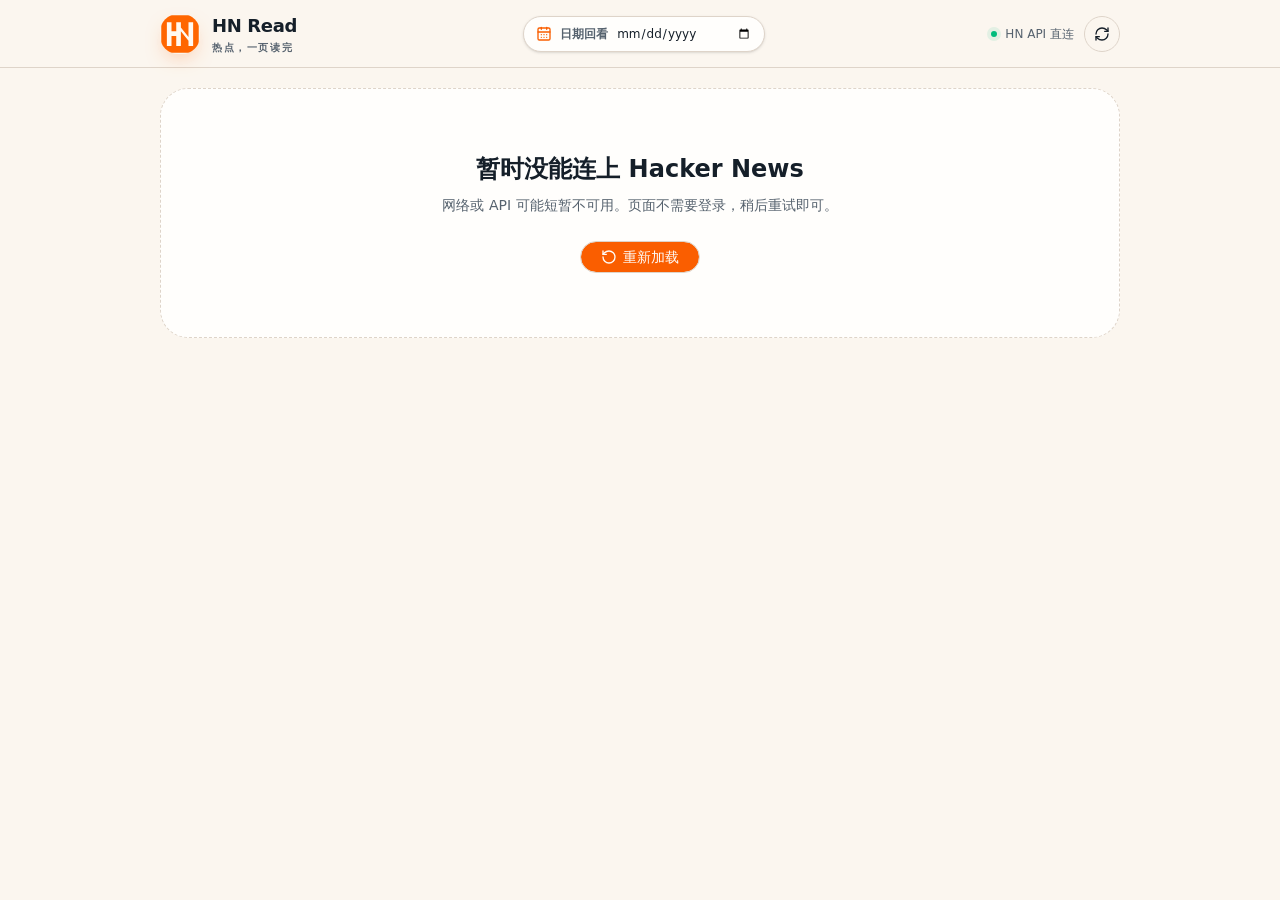
<file: index.html>
<!doctype html>
<html lang="zh-CN">
  <head>
    <meta charset="UTF-8" />
    <meta name="viewport" content="width=device-width, initial-scale=1.0" />
    <meta
      name="description"
      content="滚动阅读 Hacker News 热门新闻、历史日期消息、正文摘录与热门评论。"
    />
    <link rel="icon" href="./favicon.svg" />
    <title>HN Read</title>
    <script type="module" crossorigin src="./assets/index-Bu3AIjuS.js"></script>
    <link rel="stylesheet" crossorigin href="./assets/index-Cxm0UfRr.css">
  </head>
  <body>
    <div id="root"></div>
  </body>
</html>
</file>
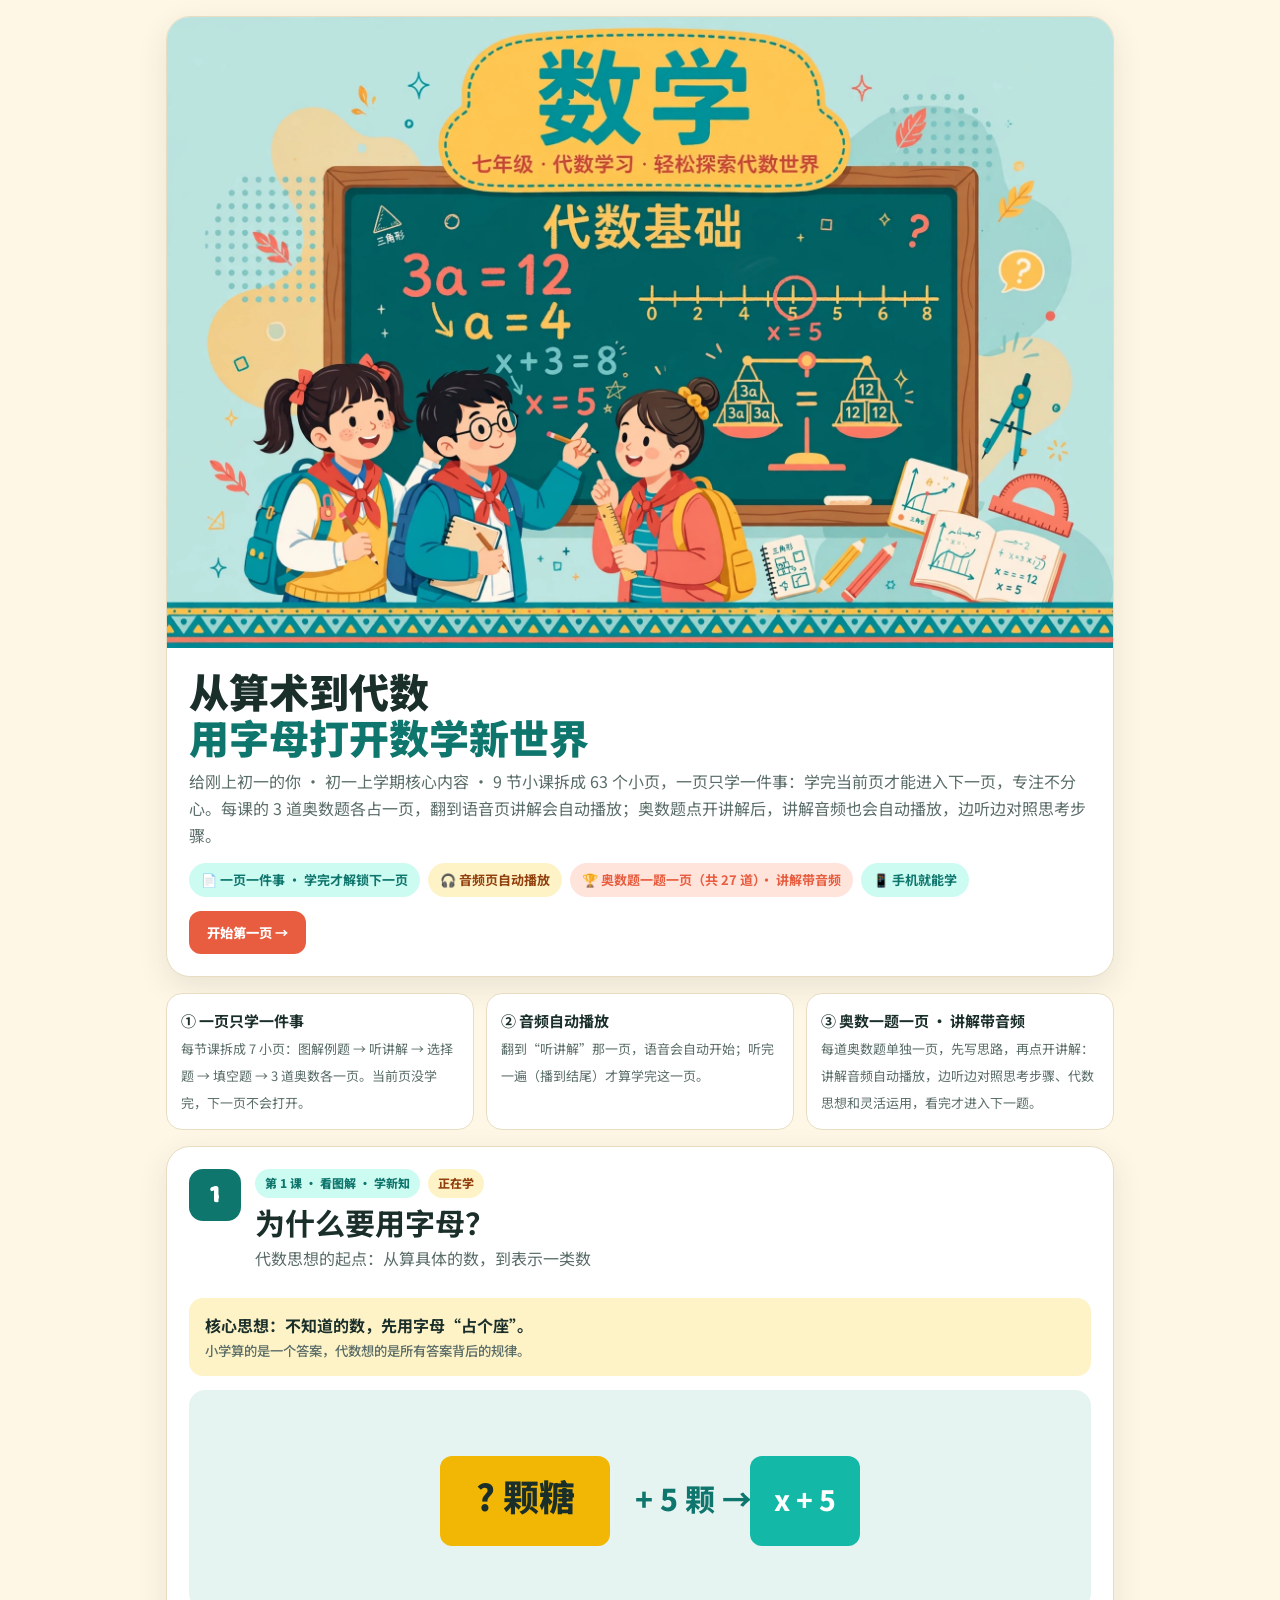
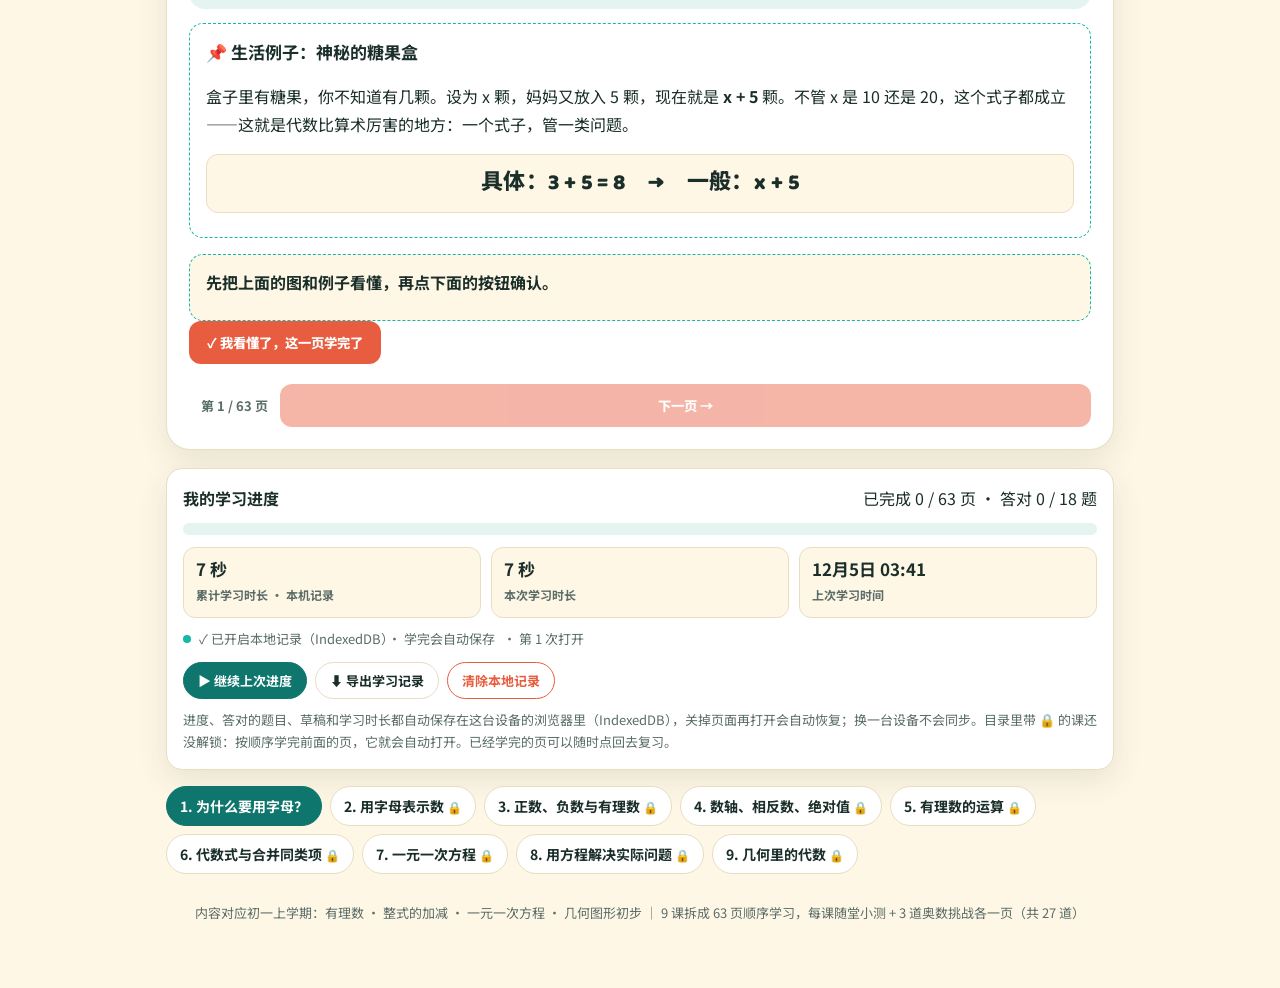
<file: math11/index.html>
<!doctype html>
<html lang="zh-CN">
<head>
<meta charset="utf-8">
<meta name="viewport" content="width=device-width, initial-scale=1, viewport-fit=cover">
<meta name="color-scheme" content="light dark">
<link rel="icon" href="data:,">
<title>初一数学代数思想网页课件</title>
<link href="https://fonts.googleapis.com/css2?family=Noto+Sans+SC:wght@400;500;700;900&family=Baloo+2:wght@700;800&display=swap" rel="stylesheet">
<style>
:root{
  --bg:#FFF7E6; --bg2:#E6F4F1; --card:#FFFFFF; --ink:#1A2E2A; --muted:#5A6D68; --line:#E8DDC3;
  --teal:#0F766E; --teal2:#14B8A6; --coral:#E85D3F; --yellow:#F2B705; --yellow-soft:#FEF3C7; --teal-soft:#CCFBF1; --coral-soft:#FFE4DC;
  --green:#15803D; --red:#DC2626; --radius:18px; --shadow:0 10px 30px rgba(26,46,42,.10);
}
@media (prefers-color-scheme: dark){
  :root{ --bg:#0F1D1A; --bg2:#132A26; --card:#1A2E2A; --ink:#F1F5F3; --muted:#A7B8B3; --line:#2E4A44; --yellow-soft:#3A2F0A; --teal-soft:#134E4A; --coral-soft:#431407; --shadow:0 10px 30px rgba(0,0,0,.35);}
}
*{box-sizing:border-box} html{scroll-behavior:smooth}
body{margin:0;font-family:"Noto Sans SC",system-ui,sans-serif;background:var(--bg);color:var(--ink);line-height:1.7}
a{color:var(--teal)}
.wrap{max-width:980px;margin:0 auto;padding:16px 16px 64px}
.hero{border-radius:24px;overflow:hidden;box-shadow:var(--shadow);border:1px solid var(--line);background:var(--card)}
.hero img{width:100%;display:block;height:auto}
.hero-text{padding:20px 22px 22px}
.hero-text h1{font-size:clamp(26px,5vw,40px);line-height:1.15;margin:0 0 8px;font-weight:900}
.hero-text h1 span{color:var(--teal)}
.hero-text p{margin:0;color:var(--muted);font-size:16px}
.badges{display:flex;flex-wrap:wrap;gap:8px;margin-top:14px}
.badge{font-size:13px;font-weight:700;padding:6px 12px;border-radius:999px;background:var(--teal-soft);color:var(--teal)}
.badge.y{background:var(--yellow-soft);color:#92400E} @media(prefers-color-scheme:dark){.badge.y{color:#FDE68A}}
.badge.c{background:var(--coral-soft);color:var(--coral)}
.howto{display:grid;grid-template-columns:repeat(3,1fr);gap:12px;margin:16px 0}
.howto div{background:var(--card);border:1px solid var(--line);border-radius:16px;padding:14px}
.howto b{display:block;font-size:15px} .howto span{font-size:13px;color:var(--muted)}
#lessons{margin-top:16px}
body.focus-mode #lessons{margin-top:0}
.progress-card{background:var(--card);border:1px solid var(--line);border-radius:16px;padding:16px;margin:18px 0 16px;box-shadow:var(--shadow)}
.progress-top{display:flex;justify-content:space-between;align-items:center;gap:12px;flex-wrap:wrap}
.progress-bar{height:12px;background:var(--bg2);border-radius:999px;overflow:hidden;margin-top:10px}
.progress-fill{height:100%;background:linear-gradient(90deg,var(--teal2),var(--yellow));width:0%;transition:width .4s}
.nav{display:flex;gap:8px;flex-wrap:wrap;margin:14px 0 18px}
.nav button{border:1.5px solid var(--line);background:var(--card);color:var(--ink);padding:9px 13px;border-radius:999px;font-weight:700;cursor:pointer;font-family:inherit;font-size:14px}
.nav button.active{background:var(--teal);color:#fff;border-color:var(--teal)}
.nav button.done{border-color:var(--teal2)}
.nav button.done::after{content:" ✓";color:var(--teal)}
.lesson{display:none;background:var(--card);border:1px solid var(--line);border-radius:24px;overflow:hidden;box-shadow:var(--shadow)}
.lesson.active{display:block}
.lesson-head{padding:22px 22px 6px;display:flex;gap:14px;align-items:flex-start}
.num{flex:0 0 auto;width:52px;height:52px;border-radius:14px;background:var(--teal);color:#fff;display:grid;place-items:center;font-family:"Baloo 2",sans-serif;font-size:26px;font-weight:800}
.lesson-head h2{margin:0;font-size:clamp(22px,4vw,30px);line-height:1.25}
.lesson-head p{margin:4px 0 0;color:var(--muted)}
.lesson-body{padding:8px 22px 22px}
.idea{background:var(--yellow-soft);border-radius:14px;padding:14px 16px;font-weight:700;margin:12px 0}
.idea small{display:block;font-weight:500;color:var(--muted)}
.visual{background:var(--bg2);border-radius:16px;padding:16px;margin:14px 0;text-align:center}
.visual svg{max-width:100%;height:auto}
.example{border:1.5px dashed var(--teal2);border-radius:14px;padding:14px 16px;margin:14px 0}
.example h3,.quiz h3{margin:0 0 6px;font-size:17px}
.formula{font-family:"Baloo 2","Noto Sans SC",sans-serif;font-size:22px;font-weight:800;letter-spacing:.02em;background:var(--bg);border:1px solid var(--line);border-radius:12px;padding:10px 14px;text-align:center;margin:10px 0}
.audio-box{background:#0F766E;color:#fff;border-radius:16px;padding:16px;margin:16px 0}
.audio-box h3{margin:0 0 4px} .audio-box p{margin:0 0 10px;opacity:.9;font-size:14px}
audio{width:100%}
details{margin-top:10px} summary{cursor:pointer;font-weight:700}
details p{font-size:14px;opacity:.95}
.quiz{border-top:2px solid var(--line);padding-top:18px;margin-top:18px}
.q{margin:16px 0}
.q p{font-weight:700;margin:0 0 10px}
.opts{display:grid;grid-template-columns:1fr 1fr;gap:10px}
.opt{border:1.5px solid var(--line);background:var(--bg);color:var(--ink);border-radius:12px;padding:12px;text-align:left;cursor:pointer;font-family:inherit;font-size:15px;font-weight:600}
.opt:hover{border-color:var(--teal)}
.opt.correct{background:#DCFCE7;border-color:var(--green);color:#14532D}
.opt.wrong{background:#FEE2E2;border-color:var(--red);color:#7F1D1D}
@media(prefers-color-scheme:dark){.opt.correct{background:#14532D;color:#DCFCE7}.opt.wrong{background:#450A0A;color:#FECACA}}
.fill{display:flex;gap:10px;flex-wrap:wrap}
.fill input{flex:1;min-width:180px;padding:12px 14px;border-radius:12px;border:1.5px solid var(--line);background:var(--bg);color:var(--ink);font-size:16px;font-family:inherit}
.btn{background:var(--coral);color:#fff;border:none;padding:12px 18px;border-radius:12px;font-weight:800;cursor:pointer;font-family:inherit}
.btn.secondary{background:var(--teal)}
.feedback{margin-top:10px;padding:10px 12px;border-radius:10px;display:none;font-weight:700}
.feedback.show{display:block}
.feedback.ok{background:#DCFCE7;color:#14532D} .feedback.no{background:#FEF3C7;color:#92400E}
@media(prefers-color-scheme:dark){.feedback.ok{background:#14532D;color:#DCFCE7}.feedback.no{background:#451A03;color:#FDE68A}}
.pager{display:flex;justify-content:space-between;gap:12px;margin-top:20px;flex-wrap:wrap}
.pager button{flex:1;min-width:140px}
.challenge{border-top:3px dashed var(--yellow);padding-top:18px;margin-top:22px}
.challenge-head{display:flex;align-items:center;gap:10px;flex-wrap:wrap}
.challenge-head h3{margin:0;font-size:19px}
.challenge-head span{font-size:12px;font-weight:800;background:var(--coral);color:#fff;padding:3px 10px;border-radius:999px}
.challenge-tip{color:var(--muted);font-size:14px;margin:6px 0 4px}
.ch-card{border:1.5px solid var(--line);border-radius:16px;padding:16px;margin:14px 0;background:var(--bg)}
.ch-top{display:flex;justify-content:space-between;gap:10px;align-items:center;flex-wrap:wrap}
.ch-top b{font-size:16px;color:var(--teal)}
.ch-stars{color:var(--yellow);letter-spacing:2px;font-size:15px}
.ch-prob{font-weight:700;margin:10px 0 12px;font-size:16px}
.ch-draft{width:100%;min-height:64px;padding:10px 12px;border-radius:12px;border:1.5px solid var(--line);background:var(--card);color:var(--ink);font-family:inherit;font-size:15px;resize:vertical}
.ch-actions{margin-top:10px;display:flex;gap:10px;flex-wrap:wrap;align-items:center}
.ch-hint{font-size:13px;color:var(--muted)}
.ch-sol{display:none;margin-top:14px;background:var(--card);border:1.5px solid var(--teal2);border-radius:14px;padding:14px 16px}
.ch-sol.open{display:block}
.ch-sol h4{margin:12px 0 6px;font-size:16px;color:var(--teal)}
.ch-sol h4:first-child{margin-top:0}
.ch-sol ol{margin:6px 0 6px 20px;padding:0}
.ch-sol li{margin:5px 0}
.ch-idea{background:var(--yellow-soft);border-radius:10px;padding:10px 12px;font-weight:600}
.ch-ans{background:var(--teal-soft);border-radius:10px;padding:10px 12px;font-weight:800}
.ch-audio{background:var(--teal);color:#fff;border-radius:12px;padding:12px 14px;margin-bottom:12px}
.ch-audio h4{margin:0 0 4px!important;color:#fff!important}
.ch-audio p{margin:0 0 8px;font-size:13px;opacity:.92}
.ch-audio audio{width:100%}
.ch-audio .ch-audio-status{font-size:13px;font-weight:700;margin-top:6px;min-height:1.2em}
.page{display:none;background:var(--card);border:1px solid var(--line);border-radius:24px;overflow:hidden;box-shadow:var(--shadow)}
.page.active{display:block}
.page-meta{display:flex;gap:8px;flex-wrap:wrap;align-items:center;margin-bottom:6px}
.page-badge{font-size:12px;font-weight:800;padding:4px 10px;border-radius:999px;background:var(--teal-soft);color:var(--teal)}
.page-badge.warn{background:var(--yellow-soft);color:#92400E}
.page-badge.done{background:#DCFCE7;color:#14532D}
@media(prefers-color-scheme:dark){.page-badge.warn{color:#FDE68A}.page-badge.done{background:#14532D;color:#DCFCE7}}
.gate{margin-top:16px;border:1.5px dashed var(--teal2);border-radius:14px;padding:14px 16px;background:var(--bg)}
.gate.done{border-style:solid;border-color:var(--green);background:#DCFCE7;color:#14532D}
@media(prefers-color-scheme:dark){.gate.done{background:#14532D;color:#DCFCE7}}
.gate p{margin:0 0 10px;font-weight:700}
.gate .hint{font-size:13px;color:var(--muted);font-weight:500}
.page-pager{display:flex;justify-content:space-between;gap:12px;margin-top:20px;flex-wrap:wrap;align-items:center}
.page-pager button{flex:1;min-width:130px}
.btn:disabled{opacity:.45;cursor:not-allowed}
.nav button:disabled{opacity:.45;cursor:not-allowed}
.nav button.locked::after{content:" 🔒";font-size:12px}
.start-btn{margin-top:14px}
.audio-status{font-size:14px;font-weight:700;margin-top:8px}
.final{display:none;background:var(--teal);color:#fff;border-radius:20px;padding:22px;margin-top:18px;text-align:center}
.final.show{display:block}
.final h2{margin:0 0 6px}
footer{color:var(--muted);font-size:13px;text-align:center;margin-top:28px}
@media(max-width:680px){.howto{grid-template-columns:1fr}.opts{grid-template-columns:1fr}.lesson-head,.lesson-body{padding-left:16px;padding-right:16px}}
.focus-hidden{display:none!important}
.study-stats{display:grid;grid-template-columns:repeat(3,1fr);gap:10px;margin-top:12px}
.study-stat{background:var(--bg);border:1px solid var(--line);border-radius:12px;padding:10px 12px}
.study-stat b{display:block;font-size:17px;line-height:1.3;font-variant-numeric:tabular-nums}
.study-stat span{font-size:12px;color:var(--muted);font-weight:700}
.storage-line{display:flex;gap:8px;flex-wrap:wrap;align-items:center;margin-top:10px;font-size:13px;color:var(--muted)}
.storage-dot{width:8px;height:8px;border-radius:99px;background:var(--teal2);display:inline-block;flex:0 0 auto}
.storage-dot.off{background:var(--coral)}
.progress-actions{display:flex;gap:8px;flex-wrap:wrap;margin-top:12px}
.progress-actions button{border:1.5px solid var(--line);background:var(--card);color:var(--ink);padding:8px 14px;border-radius:999px;font-weight:700;cursor:pointer;font-family:inherit;font-size:13px}
.progress-actions button.primary{background:var(--teal);color:#fff;border-color:var(--teal)}
.progress-actions button.danger{border-color:var(--coral);color:var(--coral)}
@media(max-width:680px){.study-stats{grid-template-columns:1fr 1fr}.study-stat:last-child{grid-column:1/-1}}
@media(prefers-reduced-motion:reduce){*{transition:none!important;scroll-behavior:auto!important}}
</style>
</head>
<body>
<div class="wrap">
  <section class="hero" id="heroBlock">
    <img src="assets/hero.webp" alt="三位初中生在黑板前学习代数，黑板上有 3a=12、x+3=8、数轴和天平图">
    <div class="hero-text">
      <h1>从算术到代数<br><span>用字母打开数学新世界</span></h1>
      <p>给刚上初一的你 · 初一上学期核心内容 · 9 节小课拆成 63 个小页，一页只学一件事：学完当前页才能进入下一页，专注不分心。每课的 3 道奥数题各占一页，翻到语音页讲解会自动播放；奥数题点开讲解后，讲解音频也会自动播放，边听边对照思考步骤。</p>
      <div class="badges"><span class="badge">📄 一页一件事 · 学完才解锁下一页</span><span class="badge y">🎧 音频页自动播放</span><span class="badge c">🏆 奥数题一题一页（共 27 道）· 讲解带音频</span><span class="badge">📱 手机就能学</span></div>
      <button class="btn start-btn" onclick="startLearning()">开始第一页 →</button>
    </div>
  </section>

  <div class="howto" id="howtoBlock">
    <div><b>① 一页只学一件事</b><span>每节课拆成 7 小页：图解例题 → 听讲解 → 选择题 → 填空题 → 3 道奥数各一页。当前页没学完，下一页不会打开。</span></div>
    <div><b>② 音频自动播放</b><span>翻到“听讲解”那一页，语音会自动开始；听完一遍（播到结尾）才算学完这一页。</span></div>
    <div><b>③ 奥数一题一页 · 讲解带音频</b><span>每道奥数题单独一页，先写思路，再点开讲解：讲解音频自动播放，边听边对照思考步骤、代数思想和灵活运用，看完才进入下一题。</span></div>
  </div>

  <main id="lessons"></main>

  <div class="progress-card">
    <div class="progress-top"><strong>我的学习进度</strong><span id="progressText">已完成 0 / 63 页 · 答对 0 / 18 题</span></div>
    <div class="progress-bar"><div class="progress-fill" id="progressFill"></div></div>
    <div class="study-stats" aria-label="学习时长统计">
      <div class="study-stat"><b id="totalTimeText">0 分钟</b><span>累计学习时长 · 本机记录</span></div>
      <div class="study-stat"><b id="sessionTimeText">0 分钟</b><span>本次学习时长</span></div>
      <div class="study-stat"><b id="lastStudyText">还没开始</b><span>上次学习时间</span></div>
    </div>
    <div class="storage-line"><span class="storage-dot" id="storageDot"></span><span id="storageStatus">正在打开本地记录（IndexedDB）…</span><span id="visitText"></span></div>
    <div class="progress-actions">
      <button class="primary" onclick="resumeLearning()">▶ 继续上次进度</button>
      <button onclick="downloadRecord()">⬇ 导出学习记录</button>
      <button class="danger" id="clearBtn" onclick="clearProgress()">清除本地记录</button>
    </div>
    <p style="margin:10px 0 0;color:var(--muted);font-size:13px">进度、答对的题目、草稿和学习时长都自动保存在这台设备的浏览器里（IndexedDB），关掉页面再打开会自动恢复；换一台设备不会同步。目录里带 🔒 的课还没解锁：按顺序学完前面的页，它就会自动打开。已经学完的页可以随时点回去复习。</p>
  </div>

  <nav class="nav" id="lessonNav" aria-label="课程目录"></nav>

  <div class="final" id="finalBox">
    <h2>🎉 全部完成！你已经拿到代数的入门钥匙</h2>
    <p id="finalText"></p>
    <p>复习秘诀：把每课的“核心思想”用自己的话讲给家人听一遍，能讲清楚，就是真的懂了。</p>
  </div>

  <footer>内容对应初一上学期：有理数 · 整式的加减 · 一元一次方程 · 几何图形初步 ｜ 9 课拆成 63 页顺序学习，每课随堂小测 + 3 道奥数挑战各一页（共 27 道）</footer>
</div>

<script>
var LESSONS=[
{id:1,title:"为什么要用字母？",sub:"代数思想的起点：从算具体的数，到表示一类数",idea:"核心思想：不知道的数，先用字母“占个座”。",ideaSub:"小学算的是一个答案，代数想的是所有答案背后的规律。",visual:"box",exampleTitle:"生活例子：神秘的糖果盒",example:"盒子里有糖果，你不知道有几颗。设为 x 颗，妈妈又放入 5 颗，现在就是 <b>x + 5</b> 颗。不管 x 是 10 还是 20，这个式子都成立——这就是代数比算术厉害的地方：一个式子，管一类问题。",formula:"具体：3 + 5 = 8　→　一般：x + 5",audio:"assets/lesson1.mp3",transcript:"同学们好，欢迎来到代数的世界。小学我们用具体的数字算账，比如三个苹果加两个苹果等于五个苹果。到了初中，我们会遇到不知道数量的情况，比如一个盒子里有几个苹果还不知道。这时候，数学家想了个好办法，用字母来代替不知道的数。这就是代数思想的核心：用字母表示数，把具体问题变成一般规律。学会它，你就能用一个式子，算出一百种情况。",mcq:{q:"用字母表示数，最大的好处是？",opts:["A. 写起来更快","B. 一个式子可以表示一类规律","C. 不用计算了","D. 看起来更高级"],ans:1,why:"对啦！字母能代表任意数，所以一个式子就能说清一类规律。"},fill:{q:"用字母 n 表示一个整数，那么偶数可以表示为 ______。（提示：偶数是 2 的倍数）",answers:["2n","2*n","n×2","2×n"],why:"偶数 = 2 × n，所以填 2n。"}},
{id:2,title:"用字母表示数",sub:"买文具、算周长——把文字翻译成代数式",idea:"核心思想：把生活语言，翻译成数学语言。",ideaSub:"书写规则：数与字母相乘省略乘号，数字写前面，如 3×a 写成 3a；带分数要化成假分数。",visual:"rect",exampleTitle:"生活例子：文具店购物",example:"一支笔 3 元，买 a 支要花 <b>3a</b> 元；一个本子 5 元，买 b 个要花 5b 元，一共花 <b>3a + 5b</b> 元。a、b 换成任何数量，都不用重新想公式。",formula:"长方形面积：S = ab　·　周长：C = 2a + 2b",audio:"assets/lesson2.mp3",transcript:"用字母表示数，到底有多方便呢？比如去买文具，一支笔三元，买a支笔要花多少钱？答案就是三a元。这里的a可以是一，二，十，代表任意数量。再比如，长方形的长是a，宽是b，面积就是a乘b。记住两个小规则：数字和字母相乘，乘号可以省略，数字写在前面；字母和字母相乘，乘号也可以省略。这样写既简洁，又清楚。",mcq:{q:"一支笔 3 元，买 a 支笔的总价是？",opts:["A. 3 + a 元","B. a 元","C. 3a 元","D. 3 ÷ a 元"],ans:2,why:"总价 = 单价 × 数量 = 3a 元，乘号省略、数字在前。"},fill:{q:"长方形的长是 a，宽是 b，它的周长 C = ______。（填代数式，如 2a+2b）",answers:["2a+2b","2(a+b)","2a＋2b","2（a+b）"],why:"周长 = 2×长 + 2×宽 = 2a + 2b。"}},
{id:3,title:"正数、负数与有理数",sub:"温度、收支、海拔——相反意义的量",idea:"核心思想：比 0 大是正，比 0 小是负，0 是分界线。",ideaSub:"0 既不是正数，也不是负数。整数和分数统称为有理数。",visual:"thermo",exampleTitle:"生活例子：天气与零花钱",example:"零上 5℃ 记作 <b>+5℃</b>，零下 3℃ 记作 <b>−3℃</b>；收到红包 +100 元，花掉奶茶 −18 元。账户变化一眼看清：正负数就是给数加上了“方向”。",formula:"+5（收入 / 零上）　↔　−5（支出 / 零下）",audio:"assets/lesson3.mp3",transcript:"生活中，很多量是有方向的。气温零上五度记作正五，零下三度记作负三。收入一百元记作正一百，支出五十元记作负五十。比零大的数叫正数，比零小的数叫负数，零既不是正数，也不是负数。整数和分数统称为有理数。用正负数，我们就能把相反意义的量，一次说清楚。",mcq:{q:"零下 3℃ 用正负数表示是？",opts:["A. 3℃","B. −3℃","C. +3℃","D. 0℃"],ans:1,why:"零下与零上是相反意义的量，零下记为负，所以是 −3℃。"},fill:{q:"如果收入 100 元记作 +100 元，那么支出 50 元记作 ______ 元。",answers:["-50","−50"],why:"支出与收入意义相反，记作 −50 元。"}},
{id:4,title:"数轴、相反数、绝对值",sub:"把数画出来：位置、距离，一看就懂",idea:"核心思想：绝对值 = 到原点的距离，所以永远 ≥ 0。",ideaSub:"只有符号不同的两个数互为相反数，如 3 与 −3；它们在数轴上关于原点对称。",visual:"numberline",exampleTitle:"生活例子：在直尺上找位置",example:"把温度计横过来就是数轴。−4 在原点左边 4 格，它到原点的距离是 4，所以 <b>|−4| = 4</b>。距离没有负数，绝对值也就没有负数。",formula:"|−4| = 4　·　|0| = 0　·　|5| = 5",audio:"assets/lesson4.mp3",transcript:"把数画在一条直线上，就是数轴。原点代表零，向右是正数，向左是负数。任何有理数，都能在数轴上找到对应的点。只有符号不同的两个数，叫做互为相反数，比如三和负三。绝对值呢，就是一个数到原点的距离，所以绝对值永远不小于零。比如负四的绝对值是四，因为它离原点有四个单位。",mcq:{q:"−4 的绝对值是？",opts:["A. −4","B. 4","C. 0","D. −1/4"],ans:1,why:"绝对值是到原点的距离，−4 距原点 4 个单位，所以是 4。"},fill:{q:"5 的相反数是 ______。",answers:["-5","−5"],why:"只有符号不同的数互为相反数，5 的相反数是 −5。"}},
{id:5,title:"有理数的运算",sub:"先定符号，再算绝对值",idea:"核心思想：减法变加法，除法变乘法，难题变熟题。",ideaSub:"减去一个数 = 加上它的相反数；同号相乘得正，异号相乘得负。",visual:"signs",exampleTitle:"生活例子：电梯与欠账",example:"在 5 楼又下降 7 层：5 + (−7) = <b>−2</b>，到了地下 2 层。欠朋友 3 元，又借了 4 元：(−3) + (−4) = <b>−7</b>，一共欠 7 元——同号相加，符号不变，绝对值相加。",formula:"(−3) + 5 = 2　·　7 − (−2) = 7 + 2 = 9　·　(−2) × (−3) = 6",audio:"assets/lesson5.mp3",transcript:"有了正负数，加减法也要有新规则。同号相加，取相同的符号，再把绝对值相加。异号相加，取绝对值较大的符号，再用大绝对值减小绝对值。减法更巧妙，减去一个数，等于加上它的相反数。乘法呢，同号得正，异号得负。记住口诀，先定符号，再算绝对值，就不会乱了。",mcq:{q:"(−3) + 5 的结果是？",opts:["A. −8","B. −2","C. 2","D. 8"],ans:2,why:"异号相加，取 5 的符号（正），用 5 − 3 = 2，所以结果是 2。"},fill:{q:"计算：7 − (−2) = ______。",answers:["9"],why:"减去 −2 等于加上 2，所以 7 + 2 = 9。"}},
{id:6,title:"代数式与合并同类项",sub:"像整理书包一样整理式子：同类才能合并",idea:"核心思想：字母相同、指数也相同，才是同类项。",ideaSub:"合并同类项只加系数，字母和指数不变：3x + 5x = 8x。",visual:"terms",exampleTitle:"生活例子：水果分类",example:"3 个苹果 + 5 个苹果 = 8 个苹果；但 3 个苹果 + 5 个橘子，不能写成 8 个“苹橘”。代数里一样：<b>3x + 5x = 8x</b>，而 3x + 5y 不能合并，要原样保留。",formula:"3x + 5x − 2x = 6x　·　3x + 5y 不能合并",audio:"assets/lesson6.mp3",transcript:"像三a，五x加二y这样的式子，叫做代数式。里面有相同的字母，而且相同字母的指数也相同的项，叫做同类项。比如三x和五x是同类项，三x和三y就不是。合并同类项，就像整理东西，苹果和苹果放一起，橘子和橘子放一起，只把系数相加，字母和指数不变。这是化简代数式的第一步。",mcq:{q:"3x + 5x 合并同类项后是？",opts:["A. 8x²","B. 8x","C. 15x","D. 8"],ans:1,why:"系数相加 3 + 5 = 8，字母 x 不变，所以是 8x。"},fill:{q:"化简：4a + 3a − 2a = ______。",answers:["5a"],why:"系数 4 + 3 − 2 = 5，字母不变，结果是 5a。"}},
{id:7,title:"一元一次方程",sub:"天平思想：两边同时动，天平才不歪",idea:"核心思想：等式两边同时加、减、乘、除同一个数，等式仍成立。",ideaSub:"只含一个未知数、未知数次数是 1 的方程，叫一元一次方程。",visual:"balance",exampleTitle:"生活例子：天平称糖果",example:"天平左边放一盒糖（x 克）+ 3 克砝码，右边 8 克，天平平衡：<b>x + 3 = 8</b>。想知道盒子多重？两边同时拿走 3 克，左边只剩盒子：<b>x = 5</b>。解方程就是这样一步步“拆包装”。",formula:"x + 3 = 8　→　x + 3 − 3 = 8 − 3　→　x = 5",audio:"assets/lesson7.mp3",transcript:"方程，是代数最有力的工具。想象一个天平，左边放x加三克，右边放八克，天平平衡了。要求x，就要让左边只剩下x，两边同时减去三，x就等于五。这就是等式的性质：两边同时加、减、乘、除同一个数，等式仍然成立。解一元一次方程，就是一步步把天平整理成x等于一个数的样子。",mcq:{q:"方程 x + 3 = 8 的解是？",opts:["A. x = 3","B. x = 8","C. x = 5","D. x = 11"],ans:2,why:"两边同时减 3：x = 8 − 3 = 5。"},fill:{q:"方程 2x = 10 的解是 x = ______。",answers:["5"],why:"两边同时除以 2，x = 10 ÷ 2 = 5。"}},
{id:8,title:"用方程解决实际问题",sub:"设、找、列、解、验、答——六步走天下",idea:"核心思想：实际问题 → 找等量关系 → 翻译成方程。",ideaSub:"行程、打折、年龄、配套问题，套路相同：未知数设对，等量关系找准。",visual:"steps",exampleTitle:"生活例子：买书一共花了 52 元",example:"一本书 + 12 元文具 = 52 元。设书的价格为 x 元，列方程 <b>x + 12 = 52</b>，解得 <b>x = 40</b>。检验：40 + 12 = 52 ✓。答：这本书 40 元。",formula:"设 x → 找等量关系 → 列方程 → 解方程 → 检验 → 作答",audio:"assets/lesson8.mp3",transcript:"学方程，最重要的是解决实际问题。比如小明去买书，一本书加上十二元的文具，一共花了五十二元，书多少钱？设书的价格是x元，列方程x加十二等于五十二，解得x等于四十。步骤是固定的：设未知数，找等量关系，列方程，解方程，最后检验并作答。行程、打折、年龄问题，都可以用这个方法。恭喜你，已经掌握了代数的入门钥匙！",mcq:{q:"一本书加 12 元文具共 52 元，设书价为 x，方程是？",opts:["A. x − 12 = 52","B. 12x = 52","C. x + 12 = 52","D. x ÷ 12 = 52"],ans:2,why:"等量关系是“书价 + 文具 = 总价”，所以 x + 12 = 52。"},fill:{q:"方程 3x = 27 的解是 x = ______。",answers:["9"],why:"两边同时除以 3，x = 27 ÷ 3 = 9。"}},
{id:9,title:"几何里的代数",sub:"线段与角：把图形也翻译成代数式",idea:"核心思想：图形的长度和角度，也是可以用字母表示的量。",ideaSub:"线段分段、角的倍数关系，都先设 x，再用代数式表示其他部分，最后列方程。",visual:"geometry",exampleTitle:"生活例子：把一根彩带剪成两段",example:"一根彩带剪成两段，第一段长 x cm，第二段比第一段长 3 cm，就是 <b>x + 3</b> cm，整根彩带长 <b>2x + 3</b> cm。如果整根长 17 cm，列方程 2x + 3 = 17，解得 x = 7，第一段 7 cm，第二段 10 cm。",formula:"AB = AM + MB = x + (x + 3) = 2x + 3",audio:"assets/lesson9.mp3",transcript:"最后一课，我们看看几何里怎么用代数。线段和角，本质上也是数量。比如一条线段被分成两段，一段是x厘米，另一段比它长三厘米，就是x加三，两段合起来就是二x加三。再比如，一个角是另一个角的二倍，设小角是x度，大角就是二x度。把图形翻译成代数式，再列方程求解，这就是几何里的代数思想。图形加代数，初中数学的两条腿都站稳了。",mcq:{q:"线段 AB 被点 M 分成两段，AM = x，MB 比 AM 长 3，则 MB 是？",opts:["A. 3x","B. x + 3","C. x − 3","D. 3 − x"],ans:1,why:"“比 x 长 3”就是在 x 的基础上加 3，所以 MB = x + 3。"},fill:{q:"彩带总长 17 cm，方程 2x + 3 = 17 的解是 x = ______。",answers:["7"],why:"2x = 17 − 3 = 14，所以 x = 7。"}}

];

var CHALLENGES=[
[
{t:"找规律 · 猜通项",stars:"★★★",p:"观察数列：1，3，6，10，15，21，… 第 1 个数是 1，第 2 个数是 3，第 3 个数是 6。用 n 表示序号，写出第 n 个数，并求第 20 个数。",steps:["先看相邻两数的差：3−1=2，6−3=3，10−6=4，15−10=5——差一次比一次大 1，不是简单的倍数关系。","换个角度拆数：1=1，3=1+2，6=1+2+3，10=1+2+3+4，所以第 n 个数 = 1+2+3+…+n。","把这串加法首尾配对：1+n，2+(n−1)，… 每对都等于 n+1，一共有 n÷2 对，所以 1+2+…+n = n(n+1)/2。","代入 n=20：第 20 个数 = 20×21÷2 = 210。"],idea:"代数思想：从“算一个”升级到“表示一类”。遇到数列先别急着往后猜，把每个数拆开看结构，再用字母 n 写出通项公式，一次解决所有序号。",flex:"灵活运用：配对求和是这类题的通用武器。凡是 1+2+…+n、等差数列求和，都可以首尾配对；以后学三角形数、台阶总数还会再遇到它。",a:"答案：第 n 个数是 n(n+1)/2；第 20 个数是 210。"},
{t:"火柴棍里的方程感",stars:"★★☆",p:"用火柴棍摆相连的三角形：摆 1 个用 3 根，摆 2 个用 5 根，摆 3 个用 7 根。（1）摆 n 个三角形需要多少根火柴？（2）如果有 101 根火柴，最多能摆多少个这样的三角形？",steps:["列表找规律：n=1→3 根，n=2→5 根，n=3→7 根，每多摆 1 个只多 2 根（因为新三角形和前一个共用一条边）。","第一个三角形是基础 3 根，后面每增加 1 个加 2 根，所以总数 = 3 + 2(n−1) = 2n+1。","反过来用：令 2n+1 = 101，解得 n = 50。注意这一步已经在用方程思想了——把“总数已知”变成等式求 n。","检验：2×50+1 = 101，正好用完。"],idea:"代数思想：正着用公式是“代入求值”，反着用公式是“列方程求未知数”。同一个式子 2n+1，顺用和逆用是两种完全不同的能力。",flex:"灵活运用：摆图形问题先数“第一个要几根、之后每个多几根”，总数 = 基础 + 增量×(n−1)，正方形、长方形相连摆法都适用。",a:"答案：（1）2n+1 根；（2）最多摆 50 个。"},
{t:"奇数和的秘密",stars:"★★★",p:"观察：1=1²，1+3=4=2²，1+3+5=9=3²，1+3+5+7=16=4²。（1）写出 1+3+5+…+(2n−1) 等于多少；（2）不用逐个相加，求 1+3+5+…+199 的值。",steps:["先数个数：1 有 1 个奇数，和是 1²；到 3 有 2 个奇数，和是 2²；到 5 有 3 个奇数，和是 3²——和恰好是“奇数个数”的平方。","第 n 个奇数是 2n−1，所以前 n 个奇数的和 = n²，即 1+3+5+…+(2n−1) = n²。","199 是第几个奇数？由 2n−1 = 199 得 n = 100，说明一共有 100 个奇数相加。","所以原式 = 100² = 10000。"],idea:"代数思想：归纳猜想。用几个具体例子发现规律，再用字母把规律写成公式 n²，这就是从特殊到一般的代数思维。",flex:"灵活运用：看到一长串有规律的加法，先想办法数清“一共有几项”，再套用发现的公式，千万不要硬加。项数 = (末项−首项)÷公差 + 1 也常用。",a:"答案：（1）等于 n²；（2）原式 = 10000。"}
],
[
{t:"整体代入",stars:"★★☆",p:"已知 2x − y = 4，求代数式 6x − 3y + 5 的值。注意：这里只有一个等式，却有两个未知数，不能分别求出 x 和 y，要想别的办法。",steps:["观察目标式：6x − 3y 里的 6x 是 2x 的 3 倍，−3y 是 −y 的 3 倍，整体正好是 (2x − y) 的 3 倍。","把目标式变形：6x − 3y + 5 = 3(2x − y) + 5。","把已知条件整体代入：3×4 + 5 = 17。整个过程不需要知道 x、y 各是多少。"],idea:"代数原理：整体思想。把 2x − y 看成一个整体（一个“打包好的量”），已知它的值，就能直接代入含有它的式子——这正是用字母表示数的威力。",flex:"灵活运用：凡是求值时“条件不够解出每个字母”，先盯着目标式找倍数关系：目标式是已知式的 2 倍、3 倍或一半时，整体代入最快。形式不同时先提取公因数再看。",a:"答案：17。"},
{t:"三位数的表示",stars:"★★★",p:"一个三位数，百位数字是 a，十位数字是 b，个位数字是 c（a≠0）。（1）用代数式表示这个三位数；（2）把它的百位与个位交换得到一个新三位数，求原数与新数的差，并说明这个差为什么一定能被 99 整除。",steps:["关键一步：三位数不是 a+b+c，也不是 abc。百位上的 a 实际表示 a 个百，所以原数 = 100a + 10b + c。","交换百位与个位后，新数 = 100c + 10b + a。","作差：(100a+10b+c) − (100c+10b+a) = 99a − 99c = 99(a − c)。","因为 a − c 是整数，99(a−c) 一定是 99 的倍数，所以差一定能被 99 整除，与 b 无关。"],idea:"代数思想：数位表示法。每个数字的价值取决于它所在的位置，用 100a+10b+c 把“数”翻译成“式”，整除问题就变成了提取公因数的问题。",flex:"灵活运用：两位数写成 10a+b、三位数写成 100a+10b+c，是解决数字交换、数字和、整除证明的万能开头。交换后作差，十位往往会抵消。",a:"答案：（1）100a + 10b + c；（2）差 = 99(a − c)，一定能被 99 整除。"},
{t:"边长变了，面积变多少",stars:"★★★",p:"一个正方形的边长是 a。如果把它的边长增加 3，得到一个更大的正方形。（1）新正方形的面积比原来多多少？请用画图（把大正方形切开）的方法说明，不要只背公式。（2）当 a = 5 时，面积增加了多少？",steps:["画图切割：大正方形边长 a+3。沿着原来小正方形的边延长切一刀，大正方形被分成 4 块：原来的 a×a、两个 a×3 的长方形、一个 3×3 的小正方形。","多出来的面积 = 两个长方形 + 角上的小正方形 = 3a + 3a + 9 = 6a + 9。","代入 a=5：6×5 + 9 = 39。","检验：原来面积 25，新面积 8²=64，64−25=39 ✓。"],idea:"代数原理：几何直观解释代数式。6a+9 不是凭空来的——6a 来自两条“边带”，9 来自角上的小方块。图能帮你理解式子里每一项的来源。",flex:"灵活运用：边长增加 k 时，多出的面积 = 2ka + k²（两条边带加一个角）。以后学完全平方公式 (a+3)² = a²+6a+9 时，你会发现它就是这张图。",a:"答案：（1）多 6a + 9；（2）a=5 时多 39。"}
],
[
{t:"符号的规律",stars:"★★☆",p:"计算：(−1)¹ + (−1)² + (−1)³ + (−1)⁴ + … + (−1)²⁰²⁴ + (−1)²⁰²⁵，一共有 2025 项。不要硬算，想想 (−1) 的幂有什么规律。",steps:["先算前几项找规律：(−1)¹=−1，(−1)²=+1，(−1)³=−1，(−1)⁴=+1——指数是奇数得 −1，指数是偶数得 +1。","两两配对：(−1+1)=0，(−1+1)=0……从第 1 项到第 2024 项，正好 1012 对，每对和都是 0。","最后剩下第 2025 项：指数 2025 是奇数，这一项是 −1。","所以总和 = 0 + (−1) = −1。"],idea:"代数思想：周期与配对。负数的幂只有 −1、+1 两种结果，交替出现；抓住“奇负偶正”再配对，长串计算瞬间变短。",flex:"灵活运用：项数是偶数时这类和往往等于 0，项数是奇数时等于第一项。类似地，凡是 +1、−1 交替或周期重复的长计算，都先配对、再处理落单的一项。",a:"答案：−1。"},
{t:"库存的正负账",stars:"★★☆",p:"某仓库原来存粮 500 吨。一周内运进记为正、运出记为负，记录如下：周一 +120，周二 −80，周三 −50，周四 +150，周五 −70（单位：吨）。（1）周五结束时仓库存粮多少吨？（2）这一周哪一天结束时存粮最多？",steps:["先算一周总变化：把正数合在一起 120+150=270，把负数合在一起 (−80)+(−50)+(−70)=−200，总变化 = 270 + (−200) = +70 吨。","周五存粮 = 500 + 70 = 570 吨。","逐天推：周一 620，周二 540，周三 490，周四 640，周五 570。最大的是周四结束时的 640 吨。","注意周三一度降到 490 吨，比原来还少——只看总变化会漏掉中间过程。"],idea:"代数思想：正负数是带方向的量。求最终结果可以只看总和，但问“哪天最多”必须逐步累加——同一个数据，问法不同，方法不同。",flex:"灵活运用：多个正负数相加时，先把同号数分别合并（正的归正的、负的归负的），比逐个硬算更快也不容易错；银行流水、体重变化、比赛积分都这样算。",a:"答案：（1）570 吨；（2）周四结束时最多，640 吨。"},
{t:"不用算，先判断符号",stars:"★★★",p:"已知 a 是负数，b 是正数，并且 |a| ＞ |b|（比如 a=−5，b=2 就是这种情况）。不计算，判断下列各式的符号，并说明理由：（1）a + b；（2）a − b；（3）b − a。",steps:["先在数轴上定位：a 在原点左边且离原点较远，b 在原点右边且离原点较近。","（1）a+b：异号相加取绝对值较大的符号。|a| 更大，所以 a+b 是负数（如 −5+2=−3）。","（2）a−b：减去正数 b，等于加上 −b，结果比 a 还要往左，所以一定是负数（如 −5−2=−7）。","（3）b−a：减去负数 a，等于加上 |a|，结果是正数加上正数，一定是正数（如 2−(−5)=7）。"],idea:"代数原理：符号由数轴位置决定。异号相加看谁的绝对值大；减法先转化成加法再判断。先定性、后定量，是有理数运算不丢分的关键顺序。",flex:"灵活运用：拿不准时，先代入一组符合条件的具体数（如 a=−5，b=2）试一试验证符号，再写一般理由——用特例探路、用原理收尾，是奥数里常用的稳妥打法。",a:"答案：（1）负数；（2）负数；（3）正数。"}
],
[
{t:"两个绝对值同时为零",stars:"★★☆",p:"已知 |x+2| + |y−3| = 0，求 x、y 的值，并进一步求 x − y 和 x·y 的值。",steps:["回忆原理：任何数的绝对值都 ≥ 0，所以 |x+2| ≥ 0，|y−3| ≥ 0。","两个非负数相加等于 0，只能两个同时等于 0（一个大于 0，和就不可能为 0）。","所以 x+2=0 得 x=−2；y−3=0 得 y=3。","代入求值：x − y = −2 − 3 = −5；x·y = (−2)×3 = −6。"],idea:"代数原理：非负数之和为零，则每个都为零。绝对值、平方都是非负的，看到“几个非负式相加等于 0”，直接拆开逐个令其为零。",flex:"灵活运用：以后遇到 |a|+|b|+…=0 或 ( )²+| |=0，都是同一招。反过来，要让绝对值等于一个负数是无解的，因为绝对值不可能为负。",a:"答案：x = −2，y = 3；x − y = −5，x·y = −6。"},
{t:"脱掉绝对值的外套",stars:"★★★",p:"已知 −2 ＜ a ＜ 0（a 在数轴上位于 −2 和 0 之间）。化简：|a+2| + |a| − |a−3|。",steps:["化简绝对值的唯一方法：先判断里面是正还是负。由 −2＜a＜0 得 a+2＞0，所以 |a+2| = a+2。","a 本身是负数，所以 |a| = −a。","a−3 比 a 还小，肯定是负数，所以 |a−3| = −(a−3) = 3−a。","拼起来：(a+2) + (−a) − (3−a) = a+2−a−3+a = a − 1。","检验：取 a=−1，原式 = |1|+|−1|−|−4| = 1+1−4 = −2；a−1 = −2 ✓。"],idea:"代数思想：分类看符号。绝对值里面是正是负，决定了去掉绝对值时要不要变号。先定范围、再脱外套、最后合并同类项，三步不能乱。",flex:"灵活运用：化简前先在数轴上把 a 的范围画出来，逐个判断每个绝对值内部的符号。取一个范围内的具体数代入检验，是防止变号出错的好习惯。",a:"答案：a − 1。"},
{t:"距离和的最小值",stars:"★★★",p:"数轴上点 x 要到点 −2 和点 3 去“报到”。用 |x+2| 表示 x 到 −2 的距离，用 |x−3| 表示 x 到 3 的距离。求 |x+2| + |x−3| 的最小值，并说明 x 在什么范围内时取到最小值。",steps:["把问题翻译成图形：|x+2|+|x−3| 就是数轴上一点到 −2 和 3 两点的距离之和。","−2 和 3 之间的距离是 5。如果 x 正好在 −2 和 3 之间（含两端），它到两点的距离之和恰好等于 5。","如果 x 跑到区间外面，比如 x=5，距离和 = 7+2 = 9 ＞ 5；x=−4 时 = 2+7 = 9 ＞ 5，多出来的正是跑出区间的“冤枉路”。","所以最小值是 5，当 −2 ≤ x ≤ 3 时取到。"],idea:"代数思想：绝对值的几何意义——距离。用代数式算很难，但画到数轴上看距离，答案一眼可见。数形结合是绝对值问题的第一选择。",flex:"灵活运用：|x−a|+|x−b| 的最小值就是 a、b 两点间的距离，在两点之间处处取到。以后求 |x−1|+|x+2|+|x−4| 这类多点问题，也是先排数轴、再看位置。",a:"答案：最小值是 5，当 −2 ≤ x ≤ 3 时取到。"}
],
[
{t:"裂项相消",stars:"★★★",p:"计算：1/(1×2) + 1/(2×3) + 1/(3×4) + … + 1/(99×100)。一共有 99 个分数，直接通分是不可能的，必须找裂开的办法。",steps:["先研究一项怎么裂：1/(1×2) = 1 − 1/2；1/(2×3) = 1/2 − 1/3；一般地，1/[n(n+1)] = 1/n − 1/(n+1)。","把每一项都裂开：原式 = (1−1/2) + (1/2−1/3) + (1/3−1/4) + … + (1/99 − 1/100)。","中间项两两抵消：−1/2 与 +1/2 消，−1/3 与 +1/3 消……最后只剩第一项的 1 和最后一项的 −1/100。","所以原式 = 1 − 1/100 = 99/100。"],idea:"代数思想：裂项相消。把一项拆成两项的差，相邻项互相抵消，长串只剩头尾。拆之前先在草稿上验证 1/n − 1/(n+1) 确实等于 1/[n(n+1)]。",flex:"灵活运用：分母是相邻两数之积时想裂项；分母两数相差 k 时，1/[n(n+k)] = (1/k)(1/n − 1/(n+k))。高考、奥数里这类求和反复出现，方法完全一样。",a:"答案：99/100。"},
{t:"配对求和",stars:"★★☆",p:"计算：1 − 2 + 3 − 4 + 5 − 6 + … + 99 − 100。",steps:["从前往后两两一组：(1−2) = −1，(3−4) = −1，(5−6) = −1，每组结果都是 −1。","数清组数：从 1 到 100 共 100 个数，两两一组共 50 组。","总和 = 50 × (−1) = −50。","小心：如果算式到 99 结束（奇数个项），会多出一组不完整，需要单独处理——先数项数再配对。"],idea:"代数思想：分组构造相同的小块。把杂乱的长算式切成结果相同的若干组，乘法代替逐个相加，这是简便运算的核心套路。",flex:"灵活运用：符号交替、大小相邻的算式适合配对；也可以换一种配法：首尾配对 (1−100)+(2−99)… 同样能做。一种配法卡住时，换个分组顺序往往就通了。",a:"答案：−50。"},
{t:"新运算，按规则代入",stars:"★★★",p:"定义一种新运算：对任意有理数 a、b，规定 a⊙b = 2a − 3b。例如 4⊙1 = 2×4 − 3×1 = 5。求：（1）2⊙3；（2）(−5)⊙1；（3）[(2⊙3)]⊙1，也就是先算出第（1）题的结果，再拿它和 1 做 ⊙ 运算。",steps:["新运算没有新知识，本质就是代入公式：谁站在 a 的位置，谁就乘 2；谁站在 b 的位置，谁就乘 3 再减掉。","（1）2⊙3 = 2×2 − 3×3 = 4 − 9 = −5。","（2）(−5)⊙1 = 2×(−5) − 3×1 = −10 − 3 = −13。注意负数代入要带括号。","（3）由（1）得 2⊙3 = −5，再算 (−5)⊙1，就是第（2）题，结果 −13。"],idea:"代数思想：对应与代入。定义新运算的题目，规则就是临时的“公式”，按位置一一对应代入即可；多层运算从最里层往外算，和去括号的顺序一样。",flex:"灵活运用：遇到没见过的符号先别慌，抄下规则、标清 a 和 b 分别是谁。如果结果与顺序有关（如 a⊙b ≠ b⊙a），题目往往会让你比较——代入具体数一试便知。",a:"答案：（1）−5；（2）−13；（3）−13。"}
],
[
{t:"同类项的双条件",stars:"★★☆",p:"已知 2xᵐy³ 与 −5x²yⁿ 是同类项（m、n 是指数里的小数字）。求 m、n 的值，并写出这两个单项式相加的结果。",steps:["同类项的定义有两个条件：字母相同，并且相同字母的指数也相同。两个条件缺一不可。","x 的指数：左边是 m，右边是 2，所以 m = 2。","y 的指数：左边是 3，右边是 n，所以 n = 3。","合并：2x²y³ + (−5x²y³) = (2−5)x²y³ = −3x²y³——只把系数相加，字母和指数原样保留。"],idea:"代数原理：同类项由“字母部分”完全决定，系数只是数量。判断同类项时先看字母部分是否一模一样，再谈合并。",flex:"灵活运用：指数藏在字母右上角最容易漏看。反过来，已知两个式子能合并，就能反推指数相等——这是用定义列等式求字母的典型手法。",a:"答案：m = 2，n = 3；相加得 −3x²y³。"},
{t:"让某一类项消失",stars:"★★★",p:"把两个多项式相加：(3x² − mx + 4) + (−2x² + 3x − 1)。如果相加的结果中不含 x 的一次项，求 m 的值，并写出化简后的结果。",steps:["先老老实实合并同类项：x² 项：3x² − 2x² = x²；x 项：−mx + 3x = (3 − m)x；常数项：4 − 1 = 3。","所以和 = x² + (3 − m)x + 3。","“不含一次项”的意思不是把 x 删掉，而是它前面的系数等于 0：3 − m = 0。","解得 m = 3，此时结果为 x² + 3。"],idea:"代数思想：系数决定有无。一个项存不存在，看的是它的系数是不是 0。把文字条件“不含某项”翻译成“某项系数 = 0”，就得到了求字母的方程。",flex:"灵活运用：“不含某项”“结果与 x 无关”“化简后是常数”说的是同一件事：让含 x 的项系数全部为 0。以后求参数时，先合并、再令系数为零，两步走。",a:"答案：m = 3；化简结果为 x² + 3。"},
{t:"不用解出 x 的求值",stars:"★★★",p:"已知 x² − 3x = 5，求 2x² − 6x + 1 的值。提醒：x 本身解出来很麻烦（要用到以后的知识），这道题有不需要解 x 的办法。",steps:["盯住目标式看结构：2x² − 6x 正好是 x² − 3x 的 2 倍（每一项都乘了 2）。","把目标式重组：2x² − 6x + 1 = 2(x² − 3x) + 1。","整体代入已知：2×5 + 1 = 11。","全程没有求 x——因为我们需要的不是 x，而是 x²−3x 这个整体的值，它恰好已知。"],idea:"代数思想：整体代入升级版。已知式和目标式之间有倍数关系时，把已知式打包代入。判断标准：目标式每一项的系数都是已知式的对应倍数。",flex:"灵活运用：如果倍数不整齐，先提取公因数或拆项凑出来，例如求 x²−3x+7 就是 5+7=12。整体思想在方程、函数里会反复出现，是代数高手的常用武器。",a:"答案：11。"}
],
[
{t:"绝对值方程有两个解",stars:"★★☆",p:"解方程：|x − 2| = 5。想一想：哪个数减去 2 以后，到原点的距离是 5？",steps:["用几何意义想：|x−2| 表示 x 到 2 的距离（也可以先把 x−2 看成一个整体）。","设 A = x−2，则 |A| = 5 说明 A = 5 或 A = −5——绝对值等于正数时有两种可能，这是最容易漏的。","当 x−2 = 5 时，x = 7；当 x−2 = −5 时，x = −3。","检验：|7−2| = 5 ✓；|−3−2| = |−5| = 5 ✓。"],idea:"代数原理：|A| = 正数 ⇔ A 等于这个正数或它的相反数。解绝对值方程必须分类讨论，少一种情况就丢一半答案。",flex:"灵活运用：如果右边是 0，只有一个解（A=0）；如果右边是负数，无解。把 x−2 整体看作 A，是用整体思想简化分类的好办法。",a:"答案：x = 7 或 x = −3。"},
{t:"带分数的方程",stars:"★★★",p:"解方程：(2x−1)/3 − (x+2)/6 = 1。分母不一样，先想办法把分母统一消掉。",steps:["找两个分母 3 和 6 的最小公倍数 6，等式两边同时乘 6——等式性质保证这样做等式仍成立。","左边第一项乘 6：(2x−1)/3 × 6 = 2(2x−1)，注意分子是一个整体，要加括号；第二项乘 6 得 (x+2)；右边 1×6 = 6。","方程变为：2(2x−1) − (x+2) = 6，去括号：4x − 2 − x − 2 = 6。","合并得 3x − 4 = 6，3x = 10，x = 10/3。代入原方程检验成立。"],idea:"代数原理：去分母的本质是等式两边同乘同一个数。最容易错的两处：分子多项式要加括号；右边的整数 1 也要乘公倍数，不能漏。",flex:"灵活运用：分母有小数时（如 0.2）可以先把每项乘 10 化成整数分母；分母是 2、3、4 时公倍数取 12。先化整、再去分母，方程立刻变清爽。",a:"答案：x = 10/3。"},
{t:"已知解，反求字母",stars:"★★★",p:"已知 x = 3 是方程 2x + a = 5x − 4 的解。（1）求 a 的值；（2）用求出的 a 写出原方程，并检验 x=3 之外它还有没有别的解。",steps:["“x=3 是方程的解”翻译成代数语言：把 x 换成 3，等式必须成立。","代入：2×3 + a = 5×3 − 4，即 6 + a = 11，解得 a = 5。","原方程是 2x + 5 = 5x − 4。移项：5 + 4 = 5x − 2x，9 = 3x，x = 3。","一元一次方程只有一个解，所以没有别的解——已知一个解反求参数时，最后要回到方程把解完整求出来验证。"],idea:"代数思想：解的定义就是“代入后等式成立”。反求参数类题目，第一步永远是代入已知解，把含参数的方程变成只含参数的方程。",flex:"灵活运用：如果已知两个方程的解相同，先解出不含参数的那个方程，再把解代入另一个求参数——顺序反过来会绕远路。",a:"答案：（1）a = 5；（2）原方程为 2x + 5 = 5x − 4，解唯一，就是 x = 3。"}
],
[
{t:"几年后是 3 倍",stars:"★★☆",p:"父亲今年 40 岁，儿子今年 12 岁。问：几年后父亲的年龄正好是儿子年龄的 3 倍？",steps:["设 x 年后满足条件。关键：x 年后两个人同时长大 x 岁——父亲 40+x，儿子 12+x，不能只给一个人加。","找等量关系：“父亲年龄 = 儿子年龄的 3 倍”，列方程：40 + x = 3(12 + x)。","去括号：40 + x = 36 + 3x；移项：40 − 36 = 3x − x，即 4 = 2x，x = 2。","检验：2 年后父亲 42 岁，儿子 14 岁，42 = 3×14 ✓。"],idea:"代数思想：年龄问题中时间对每个人都是公平的。设“几年后”为 x，两个人的年龄要同时 +x，等量关系只来自题目中的倍数条件。",flex:"灵活运用：问“几年前”就同时 −x。若算出的 x 是负数，说明情况发生在过去——负数解在年龄问题里是有意义的，要结合题目问法判断取舍。",a:"答案：2 年后。"},
{t:"追及问题",stars:"★★★",p:"一辆慢车以 60 km/h 的速度先出发 1 小时，之后一辆快车以 80 km/h 从同一地点沿同一方向追赶。快车出发几小时后追上慢车？追上时两车各行驶了多少千米？",steps:["设快车出发 x 小时后追上。先算清两人的路程：快车走了 80x km；慢车多走了 1 小时，共走了 60(x+1) km。","追上的标志是路程相等（同一起点），列方程：80x = 60(x + 1)。","展开：80x = 60x + 60，20x = 60，x = 3。","追上时路程 = 80×3 = 240 km（慢车：60×4 = 240 ✓）。"],idea:"代数思想：追及的等量关系是“路程相等”，相遇的等量关系是“路程之和等于总距离”。先画线段图标清谁多走了哪一段，方程自然就出来了。",flex:"灵活运用：慢车先行的 1 小时是隐藏条件，最容易漏。若两车从相距一段距离的两地同向追赶，等量关系变成“快车路程 = 慢车路程 + 初始距离”。",a:"答案：快车出发 3 小时后追上；追上时两车都行驶了 240 km。"},
{t:"打几折才保住利润",stars:"★★★",p:"一件商品进价 200 元，标价 300 元。商店想打折出售，但希望利润率仍然是 20%（利润率 = 利润 ÷ 进价）。应该打几折？",steps:["先算目标售价：利润率 20% 意味着利润 = 200 × 20% = 40 元，所以售价必须 = 200 + 40 = 240 元。","设打 x 折。打 x 折后的售价 = 标价 × x/10 = 300 × x/10 = 30x。","列方程：30x = 240，解得 x = 8。","检验：300 元打 8 折是 240 元，利润 40 元，利润率 40÷200 = 20% ✓。"],idea:"代数思想：先算“目标”再设未知数。售价、利润、利润率三个量知二求一；打折问题要把“x 折”翻译成乘 x/10，这是列方程前最关键的一步翻译。",flex:"灵活运用：若问“打折后利润率是多少”，就把售价先算出来再套利润率公式。进价、标价、折扣、利润率四者中知道三个，第四个一定能用方程求出。",a:"答案：打 8 折。"}
],
[
{t:"线段上的分段与中点",stars:"★★★",p:"线段 AB 长 24 cm。点 P 在 AB 上，AP 比 PB 长 4 cm。点 M 是 AP 的中点。求：（1）AP、PB 的长；（2）MB 的长。",steps:["设 PB = x cm，则 AP = (x + 4) cm。两人合起来是整条线段：x + (x + 4) = 24。","解得 2x = 20，x = 10，所以 PB = 10 cm，AP = 14 cm。","M 是 AP 的中点，所以 AM = 14 ÷ 2 = 7 cm。","MB = AB − AM = 24 − 7 = 17 cm（也可以 MB = MP + PB = 7 + 10 = 17，两种算法互相检验）。"],idea:"代数思想：线段的和差就是代数式的加减。把一段设为 x，另一段用 x 的式子表示，“总长已知”立刻变成方程；中点意味着一半，先翻译成除以 2。",flex:"灵活运用：若改成 AP : PB = 2 : 3，就设 AP = 2x、PB = 3x 再相加——按比例设未知数是分段问题的常用技巧，比直接设一段更省事。",a:"答案：（1）AP = 14 cm，PB = 10 cm；（2）MB = 17 cm。"},
{t:"余角与补角的方程",stars:"★★☆",p:"一个角的余角等于它的补角的 1/3。这个角是多少度？（余角：两角和为 90°；补角：两角和为 180°）",steps:["设这个角为 x°，先把两个相关角翻译出来：它的余角是 (90 − x)°，它的补角是 (180 − x)°。","按题意列方程：90 − x = (180 − x)/3。","两边乘 3：270 − 3x = 180 − x；移项：270 − 180 = 3x − x，即 90 = 2x，x = 45。","检验：45° 的余角是 45°，补角是 135°，45 正好是 135 的 1/3 ✓。"],idea:"代数思想：几何量也能设未知数。一个角设为 x，它的余角、补角、几倍关系都能写成代数式，几何问题就变成了熟悉的方程问题。",flex:"灵活运用：记住一对关系：同一个角的补角比余角大 90°。许多余角补角题可以先用这条关系快速估算，再列方程精确求解，两条路互相验证。",a:"答案：45°。"},
{t:"角平分线综合",stars:"★★★",p:"已知 ∠AOB = 120°，OC 是 ∠AOB 的平分线。点 D 在 ∠AOB 内部，且 ∠AOD 是 ∠BOD 的 3 倍。OE 是 ∠AOD 的平分线。求 ∠AOE 的度数。",steps:["先处理倍数关系：设 ∠BOD = x°，则 ∠AOD = 3x°。两者合起来是整个 ∠AOB：3x + x = 120，解得 x = 30，所以 ∠AOD = 90°。","再用平分线：OC 平分 ∠AOB 得 ∠AOC = 60°（本题暂时用不上，是干扰信息——做题时要分清哪些条件在哪一步用）。","OE 平分 ∠AOD，所以 ∠AOE = 90° ÷ 2 = 45°。","画图复核：∠BOD=30°，∠AOD=90°，D 在 OB 一侧靠近 OB，OE 在 ∠AOD 正中间，45° 合理。"],idea:"代数思想：角的和差与线段的和差完全平行——整体 = 各部分之和。倍数关系设 x、平分线除以 2，是角计算的两块基石；先画图再列式，能避免把角加错位置。",flex:"灵活运用：题目给出暂时用不上的条件（如本题的 OC）很常见，不要强行全用上；反过来，若某条件始终没用，要警惕是不是漏了某一步。按比例设角（x、3x）的方法同样适用于多个角连环倍数的问题。",a:"答案：∠AOE = 45°。"}
]
];

function challengeHTML(c,li,j){
  var audioSrc='assets/challenge-'+(li+1)+'-'+(j+1)+'.mp3';
  var h='<div class="ch-card" style="margin:0"><div class="ch-top"><b>奥数挑战 '+(j+1)+' · '+c.t+'</b><span class="ch-stars" aria-label="难度">'+c.stars+'</span></div>'
    +'<p class="ch-prob">'+c.p+'</p>'
    +'<textarea class="ch-draft" placeholder="✍️ 先在这里写你的思路 / 答案（写不完也没关系，先动笔）" aria-label="奥数挑战草稿"></textarea>'
    +'<div class="ch-actions"><button class="btn sol-btn">我做完了 · 看讲解</button><span class="ch-hint">点开讲解后，讲解音频会自动播放；看完、听完才算学完这一页</span></div>'
    +'<div class="ch-sol"><div class="ch-audio"><h4>🎧 听老师讲解这道题</h4><p>讲解音频会跟着文字步骤一步一步讲：先怎么想、用到什么代数思想、最后答案是什么。</p><audio class="ch-audio-el" controls preload="none" src="'+audioSrc+'"></audio><div class="ch-audio-status"></div></div><h4>🧭 思考步骤</h4><ol>';
  c.steps.forEach(function(s){h+='<li>'+s+'</li>'});
  h+='</ol><h4>💡 代数思想与原理</h4><div class="ch-idea">'+c.idea+'</div><h4>🔁 如何灵活运用</h4><p>'+c.flex+'</p><div class="ch-ans">'+c.a+'</div></div></div>';
  return h;
}

function svgFor(kind){
  if(kind==="box") return '<svg width="520" height="180" viewBox="0 0 520 180" role="img" aria-label="糖果盒示意图"><rect x="60" y="50" width="170" height="90" rx="12" fill="#F2B705"/><text x="145" y="105" text-anchor="middle" font-size="36" font-weight="800" fill="#1A2E2A">? 颗糖</text><text x="255" y="105" font-size="30" fill="#0F766E" font-weight="800">+ 5 颗 →</text><rect x="370" y="50" width="110" height="90" rx="12" fill="#14B8A6"/><text x="425" y="105" text-anchor="middle" font-size="28" font-weight="800" fill="#fff">x + 5</text></svg>';
  if(kind==="rect") return '<svg width="520" height="190" viewBox="0 0 520 190" role="img" aria-label="长方形长a宽b示意图"><rect x="130" y="35" width="260" height="120" rx="6" fill="#CCFBF1" stroke="#0F766E" stroke-width="3"/><text x="260" y="25" text-anchor="middle" font-size="22" font-weight="800" fill="#0F766E">a（长）</text><text x="415" y="100" font-size="22" font-weight="800" fill="#E85D3F">b（宽）</text><text x="260" y="102" text-anchor="middle" font-size="24" font-weight="800" fill="#1A2E2A">面积 S = ab</text></svg>';
  if(kind==="thermo") return '<svg width="520" height="170" viewBox="0 0 520 170" role="img" aria-label="正负数温度与收支示意图"><rect x="40" y="55" width="440" height="18" rx="9" fill="#E85D3F"/><rect x="40" y="55" width="220" height="18" rx="9" fill="#38BDF8"/><line x1="260" y1="35" x2="260" y2="95" stroke="#1A2E2A" stroke-width="3"/><text x="260" y="120" text-anchor="middle" font-weight="800" font-size="20">0 分界线</text><text x="120" y="45" text-anchor="middle" font-weight="800" fill="#0284C7">−3℃ 零下</text><text x="390" y="45" text-anchor="middle" font-weight="800" fill="#E85D3F">+5℃ 零上</text><text x="260" y="155" text-anchor="middle" font-size="15" fill="#5A6D68">支出 −50 元 ← ｜ → 收入 +100 元</text></svg>';
  if(kind==="numberline") return '<svg width="540" height="150" viewBox="0 0 540 150" role="img" aria-label="数轴示意图"><line x1="30" y1="70" x2="500" y2="70" stroke="#0F766E" stroke-width="3"/><polygon points="500,70 485,62 485,78" fill="#0F766E"/><g font-size="17" font-weight="700" text-anchor="middle" fill="#1A2E2A"><text x="80" y="100">−4</text><text x="145" y="100">−3</text><text x="210" y="100">−2</text><text x="270" y="100">0</text><text x="335" y="100">2</text><text x="400" y="100">3</text><text x="460" y="100">4</text></g><g stroke="#1A2E2A" stroke-width="2"><line x1="80" y1="60" x2="80" y2="80"/><line x1="145" y1="60" x2="145" y2="80"/><line x1="210" y1="60" x2="210" y2="80"/><line x1="270" y1="60" x2="270" y2="80"/><line x1="335" y1="60" x2="335" y2="80"/><line x1="400" y1="60" x2="400" y2="80"/><line x1="460" y1="60" x2="460" y2="80"/></g><circle cx="80" cy="70" r="8" fill="#E85D3F"/><path d="M80 40 Q170 10 270 40" fill="none" stroke="#E85D3F" stroke-width="2.5" stroke-dasharray="5 4"/><text x="175" y="22" text-anchor="middle" font-size="15" font-weight="800" fill="#E85D3F">距离 = 4，所以 |−4| = 4</text></svg>';
  if(kind==="signs") return '<svg width="520" height="170" viewBox="0 0 520 170" role="img" aria-label="有理数运算符号规则"><g font-weight="800" text-anchor="middle"><rect x="20" y="30" width="150" height="110" rx="14" fill="#DCFCE7"/><text x="95" y="75" font-size="19" fill="#14532D">同号相加</text><text x="95" y="105" font-size="16" fill="#14532D">符号不变</text><rect x="185" y="30" width="150" height="110" rx="14" fill="#FEF3C7"/><text x="260" y="75" font-size="19" fill="#92400E">异号相加</text><text x="260" y="105" font-size="16" fill="#92400E">看大绝对值</text><rect x="350" y="30" width="150" height="110" rx="14" fill="#FFE4DC"/><text x="425" y="75" font-size="19" fill="#9A3412">减法变加法</text><text x="425" y="105" font-size="16" fill="#9A3412">加相反数</text></g></svg>';
  if(kind==="terms") return '<svg width="520" height="170" viewBox="0 0 520 170" role="img" aria-label="同类项合并示意图"><g font-size="30" text-anchor="middle"><text x="90" y="80">🍎🍎🍎</text><text x="185" y="80" font-size="24">+</text><text x="275" y="80">🍎🍎🍎🍎🍎</text><text x="365" y="80" font-size="24">=</text><text x="455" y="80">8🍎</text></g><text x="260" y="130" text-anchor="middle" font-size="19" font-weight="800" fill="#0F766E">3x + 5x = 8x（🍊 不能和 🍎 合并，就像 5y 不能和 3x 合并）</text></svg>';
  if(kind==="balance") return '<svg width="520" height="200" viewBox="0 0 520 200" role="img" aria-label="天平解方程示意图"><line x1="90" y1="55" x2="430" y2="55" stroke="#92400E" stroke-width="6" stroke-linecap="round"/><line x1="260" y1="55" x2="260" y2="140" stroke="#92400E" stroke-width="6"/><polygon points="210,165 310,165 260,140" fill="#92400E"/><ellipse cx="130" cy="70" rx="70" ry="14" fill="#F2B705"/><ellipse cx="390" cy="70" rx="70" ry="14" fill="#F2B705"/><rect x="85" y="18" width="55" height="36" rx="6" fill="#14B8A6"/><text x="112" y="43" text-anchor="middle" font-weight="800" fill="#fff">x 克</text><rect x="145" y="24" width="30" height="30" rx="6" fill="#E85D3F"/><text x="160" y="45" text-anchor="middle" font-weight="800" fill="#fff" font-size="14">3</text><rect x="365" y="18" width="50" height="36" rx="6" fill="#64748B"/><text x="390" y="43" text-anchor="middle" font-weight="800" fill="#fff">8 克</text><text x="260" y="190" text-anchor="middle" font-weight="800" fill="#0F766E">x + 3 = 8，两边同时 −3 → x = 5</text></svg>';
  if(kind==="geometry") return '<svg width="540" height="180" viewBox="0 0 540 180" role="img" aria-label="线段分段示意图"><line x1="50" y1="90" x2="490" y2="90" stroke="#0F766E" stroke-width="4"/><circle cx="50" cy="90" r="6" fill="#0F766E"/><circle cx="290" cy="90" r="6" fill="#E85D3F"/><circle cx="490" cy="90" r="6" fill="#0F766E"/><text x="50" y="120" text-anchor="middle" font-weight="800">A</text><text x="290" y="120" text-anchor="middle" font-weight="800">M</text><text x="490" y="120" text-anchor="middle" font-weight="800">B</text><text x="170" y="70" text-anchor="middle" font-weight="800" fill="#0F766E">AM = x cm</text><text x="390" y="70" text-anchor="middle" font-weight="800" fill="#E85D3F">MB = x + 3 cm</text><text x="270" y="155" text-anchor="middle" font-weight="800">AB = x + (x + 3) = 2x + 3 cm</text></svg>';
  return '<svg width="540" height="150" viewBox="0 0 540 150" role="img" aria-label="列方程解应用题六步"><g font-weight="800" font-size="15" text-anchor="middle"><rect x="5" y="45" width="78" height="52" rx="12" fill="#0F766E"/><text x="44" y="77" fill="#fff">① 设 x</text><rect x="95" y="45" width="92" height="52" rx="12" fill="#14B8A6"/><text x="141" y="77" fill="#fff">② 找等量</text><rect x="199" y="45" width="78" height="52" rx="12" fill="#F2B705"/><text x="238" y="77" fill="#1A2E2A">③ 列方程</text><rect x="289" y="45" width="78" height="52" rx="12" fill="#E85D3F"/><text x="328" y="77" fill="#fff">④ 解方程</text><rect x="379" y="45" width="68" height="52" rx="12" fill="#64748B"/><text x="413" y="77" fill="#fff">⑤ 检验</text><rect x="459" y="45" width="68" height="52" rx="12" fill="#15803D"/><text x="493" y="77" fill="#fff">⑥ 作答</text></g></svg>';
}

var PAGES=[];
LESSONS.forEach(function(L,i){
  PAGES.push({type:'learn',lesson:i,label:'看图解 · 学新知'});
  PAGES.push({type:'audio',lesson:i,label:'听讲解'});
  PAGES.push({type:'mcq',lesson:i,label:'选择题'});
  PAGES.push({type:'fill',lesson:i,label:'填空题'});
  (CHALLENGES[i]||[]).forEach(function(c,j){ PAGES.push({type:'challenge',lesson:i,ch:j,label:'奥数挑战 '+(j+1)}); });
});
var TOTAL=PAGES.length;
var state={current:0, pageDone:{}, mcqDone:{}, fillDone:{}, fillValues:{}, drafts:{}, totalSeconds:0, sessionSeconds:0, firstStartedAt:null, lastStudiedAt:null, visitCount:0, pageSeconds:{}};
var DB_NAME='algebra-course-db', DB_VERSION=1, DB_STORE='learning', DB_KEY='progress-v1';
var idbDB=null, idbReady=false, idbFailed=false, saveQueued=false, tickStarted=false, clearArm=false;
var nav=document.getElementById('lessonNav');
var main=document.getElementById('lessons');

LESSONS.forEach(function(L,i){
  var b=document.createElement('button');
  b.textContent=(i+1)+'. '+L.title; b.id='nav-'+i;
  b.onclick=function(){ goToLesson(i); };
  nav.appendChild(b);
});

function pageIndexOf(lessonIdx,type,ch){
  for(var k=0;k<PAGES.length;k++){ var p=PAGES[k]; if(p.lesson===lessonIdx&&p.type===type&&(type!=='challenge'||p.ch===ch)) return k; }
  return -1;
}
function isUnlocked(idx){
  if(idx<=0) return true;
  for(var k=0;k<idx;k++){ if(!state.pageDone[k]) return false; }
  return true;
}
function formatDuration(sec){
  sec=Math.max(0,Math.floor(sec||0));
  if(sec<60) return sec+' 秒';
  if(sec<3600){ var m=Math.floor(sec/60); return m+' 分钟'; }
  var h=Math.floor(sec/3600), mm=Math.floor((sec%3600)/60);
  return h+' 小时'+(mm?' '+mm+' 分':'');
}
function formatDateTime(ts){
  if(!ts) return '还没开始';
  try{ var d=new Date(ts); var p=function(n){return (n<10?'0':'')+n}; return (d.getMonth()+1)+'月'+d.getDate()+'日 '+p(d.getHours())+':'+p(d.getMinutes()); }catch(e){ return '已记录'; }
}
function setStorageStatus(ok,msg){
  var dot=document.getElementById('storageDot'), st=document.getElementById('storageStatus');
  if(dot) dot.className='storage-dot'+(ok?'':' off');
  if(st) st.textContent=msg;
  var vt=document.getElementById('visitText');
  if(vt && state.visitCount) vt.textContent='· 第 '+state.visitCount+' 次打开';
}
function idbOpen(){
  return new Promise(function(resolve,reject){
    if(!('indexedDB' in window)){ reject(new Error('no-idb')); return; }
    var req=indexedDB.open(DB_NAME,DB_VERSION);
    req.onupgradeneeded=function(e){ var db=e.target.result; if(!db.objectStoreNames.contains(DB_STORE)) db.createObjectStore(DB_STORE); };
    req.onsuccess=function(e){ idbDB=e.target.result; idbReady=true; resolve(idbDB); };
    req.onerror=function(){ reject(req.error); };
    req.onblocked=function(){ reject(new Error('blocked')); };
  });
}
function idbLoad(){
  return idbOpen().then(function(db){
    return new Promise(function(resolve,reject){
      var tx=db.transaction(DB_STORE,'readonly'); var store=tx.objectStore(DB_STORE); var r=store.get(DB_KEY);
      r.onsuccess=function(){ resolve(r.result||null); }; r.onerror=function(){ reject(r.error); };
    });
  });
}
function snapshotRecord(){
  return {v:1, current:state.current, pageDone:state.pageDone, mcqDone:state.mcqDone, fillDone:state.fillDone, fillValues:state.fillValues, drafts:state.drafts, totalSeconds:state.totalSeconds, firstStartedAt:state.firstStartedAt, lastStudiedAt:state.lastStudiedAt, visitCount:state.visitCount, pageSeconds:state.pageSeconds, updatedAt:Date.now()};
}
function idbSaveNow(){
  if(!idbReady||!idbDB||idbFailed) return Promise.resolve(false);
  var rec=snapshotRecord();
  return new Promise(function(resolve){
    try{
      var tx=idbDB.transaction(DB_STORE,'readwrite'); var store=tx.objectStore(DB_STORE); var r=store.put(rec,DB_KEY);
      r.onsuccess=function(){ resolve(true); }; r.onerror=function(){ resolve(false); };
      tx.oncomplete=function(){ resolve(true); }; tx.onerror=function(){ resolve(false); };
    }catch(e){ resolve(false); }
  });
}
function scheduleSave(){
  state.lastStudiedAt=Date.now();
  if(saveQueued) return; saveQueued=true;
  setTimeout(function(){ saveQueued=false; idbSaveNow(); },400);
}
function idbClear(){
  if(!idbReady||!idbDB) return Promise.resolve(false);
  return new Promise(function(resolve){
    try{ var tx=idbDB.transaction(DB_STORE,'readwrite'); var r=tx.objectStore(DB_STORE).delete(DB_KEY); r.onsuccess=function(){resolve(true)}; r.onerror=function(){resolve(false)}; }catch(e){ resolve(false); }
  });
}
function updateStudyStatsUI(){
  var t=document.getElementById('totalTimeText'), s=document.getElementById('sessionTimeText'), l=document.getElementById('lastStudyText');
  if(t) t.textContent=formatDuration(state.totalSeconds);
  if(s) s.textContent=formatDuration(state.sessionSeconds);
  if(l) l.textContent=state.lastStudiedAt?formatDateTime(state.lastStudiedAt):'还没开始';
}
function startStudyTimer(){
  if(tickStarted) return; tickStarted=true;
  setInterval(function(){
    if(document.visibilityState && document.visibilityState!=='visible') return;
    state.sessionSeconds++; state.totalSeconds++;
    var cur=state.current; state.pageSeconds[cur]=(state.pageSeconds[cur]||0)+1;
    state.lastStudiedAt=Date.now();
    if(state.sessionSeconds%5===0){ updateStudyStatsUI(); scheduleSave(); }
    else if(state.sessionSeconds%1===0){ var s=document.getElementById('sessionTimeText'); if(s) s.textContent=formatDuration(state.sessionSeconds); var t=document.getElementById('totalTimeText'); if(t) t.textContent=formatDuration(state.totalSeconds); }
  },1000);
}
function markDone(idx){
  if(!state.pageDone[idx]){ state.pageDone[idx]=true; }
  refreshPageUI(idx); updateProgress(); scheduleSave();
}
function gateHTML(idx,textWhenLocked){
  var done=!!state.pageDone[idx];
  return '<div class="gate'+(done?' done':'')+'" id="gate-'+idx+'"><p>'+(done?'✅ 这一页学完了，可以进入下一页。':textWhenLocked)+'</p></div>';
}
function pagerHTML(idx){
  var done=!!state.pageDone[idx];
  var prev= idx>0 ? '<button class="btn secondary" onclick="goToPage('+(idx-1)+')">← 上一页</button>' : '<span></span>';
  var next;
  if(idx<TOTAL-1){ next='<button class="btn" id="next-'+idx+'" '+(done?'':'disabled')+' onclick="goToPage('+(idx+1)+')">下一页 →</button>'; }
  else { next='<button class="btn" id="next-'+idx+'" '+(done?'':'disabled')+' onclick="showFinal()">看看我的成绩 🏆</button>'; }
  return '<div class="page-pager">'+prev+'<span style="font-size:13px;color:var(--muted);font-weight:700">第 '+(idx+1)+' / '+TOTAL+' 页</span>'+next+'</div>';
}
function headHTML(L,idx,extra){
  var p=PAGES[idx];
  return '<div class="lesson-head"><div class="num">'+L.id+'</div><div><div class="page-meta"><span class="page-badge">第 '+(p.lesson+1)+' 课 · '+p.label+'</span><span class="page-badge '+(state.pageDone[idx]?'done':'warn')+'">'+(state.pageDone[idx]?'已学完':'正在学')+'</span>'+(extra||'')+'</div><h2>'+L.title+'</h2><p>'+L.sub+'</p></div></div>';
}

PAGES.forEach(function(p,idx){
  var L=LESSONS[p.lesson];
  var sec=document.createElement('section');
  sec.className='page'; sec.id='page-'+idx;
  var body='';
  if(p.type==='learn'){
    body=headHTML(L,idx)
      +'<div class="lesson-body"><div class="idea">'+L.idea+'<small>'+L.ideaSub+'</small></div>'
      +'<div class="visual">'+svgFor(L.visual)+'</div>'
      +'<div class="example"><h3>📌 '+L.exampleTitle+'</h3><p>'+L.example+'</p><div class="formula">'+L.formula+'</div></div>'
      +'<div class="gate-wrap">'+gateHTML(idx,'先把上面的图和例子看懂，再点下面的按钮确认。')+'</div>'
      +'<button class="btn" onclick="markDone('+idx+')">✓ 我看懂了，这一页学完了</button>'
      +pagerHTML(idx)+'</div>';
  } else if(p.type==='audio'){
    body=headHTML(L,idx)
      +'<div class="lesson-body"><div class="audio-box"><h3>🎧 听老师讲这一课（已自动播放）</h3><p>这一页一打开，讲解就会自动开始。听完一遍、播到结尾，才算学完这一页；没听清可以拖回去重听。</p><audio id="audio-'+idx+'" controls preload="auto" src="'+L.audio+'"></audio><div class="audio-status" id="audio-status-'+idx+'">正在准备播放…</div><details><summary>📝 查看讲解文字稿</summary><p>'+L.transcript+'</p></details></div>'
      +'<div class="gate-wrap">'+gateHTML(idx,'🔒 把讲解听完（播到结尾），下一页才会解锁。')+'</div>'
      +pagerHTML(idx)+'</div>';
  } else if(p.type==='mcq'){
    body=headHTML(L,idx)
      +'<div class="lesson-body"><div class="quiz" style="border-top:none;margin-top:0;padding-top:0"><h3>✏️ 选择题 · 答对才算学完</h3><div class="q"><p>'+L.mcq.q+'</p><div class="opts" id="opts-'+p.lesson+'"></div><div class="feedback" id="mcq-fb-'+p.lesson+'"></div></div></div>'
      +'<div class="gate-wrap">'+gateHTML(idx,'🔒 选对答案后，下一页才会解锁。')+'</div>'
      +pagerHTML(idx)+'</div>';
  } else if(p.type==='fill'){
    body=headHTML(L,idx)
      +'<div class="lesson-body"><div class="quiz" style="border-top:none;margin-top:0;padding-top:0"><h3>✏️ 填空题 · 答对才算学完</h3><div class="q"><p>'+L.fill.q+'</p><div class="fill"><input id="fill-'+p.lesson+'" type="text" inputmode="text" placeholder="在这里输入你的答案" aria-label="填空答案"><button class="btn" onclick="checkFill('+p.lesson+')">提交答案</button></div><div class="feedback" id="fill-fb-'+p.lesson+'"></div></div></div>'
      +'<div class="gate-wrap">'+gateHTML(idx,'🔒 填对答案后，下一页才会解锁。')+'</div>'
      +pagerHTML(idx)+'</div>';
  } else if(p.type==='challenge'){
    var c=CHALLENGES[p.lesson][p.ch];
    body=headHTML(L,idx,'<span class="page-badge" style="background:var(--coral-soft);color:var(--coral)">本课第 '+(p.ch+1)+' / 3 题</span>')
      +'<div class="lesson-body"><p class="challenge-tip">这一页只有这一道奥数题。先别看讲解，在草稿框里写下你的思路，做完后点开讲解：讲解音频会自动播放，边听边一步一步对照文字步骤，看完才算学完这一页。</p>'
      +challengeHTML(c,p.lesson,p.ch)
      +'<div class="gate-wrap" style="margin-top:14px">'+gateHTML(idx,'🔒 先自己做，再点开讲解看完，下一页才会解锁。')+'</div>'
      +pagerHTML(idx)+'</div>';
  }
  sec.innerHTML=body;
  main.appendChild(sec);

  if(p.type==='mcq'){
    var optsBox=sec.querySelector('#opts-'+p.lesson);
    L.mcq.opts.forEach(function(t,j){
      var ob=document.createElement('button');
      ob.className='opt'; ob.textContent=t;
      ob.onclick=function(){checkMcq(p.lesson,j,ob)};
      optsBox.appendChild(ob);
    });
  }
  if(p.type==='fill'){
    var finput=sec.querySelector('#fill-'+p.lesson);
    finput.addEventListener('keydown',function(e){if(e.key==='Enter')checkFill(p.lesson)});
    finput.addEventListener('input',function(){ state.fillValues[p.lesson]=finput.value; scheduleSave(); });
  }
  if(p.type==='audio'){
    var au=sec.querySelector('#audio-'+idx);
    au.addEventListener('ended',function(){
      var st=document.getElementById('audio-status-'+idx); if(st) st.textContent='✅ 听完了！这一页学完啦。';
      markDone(idx);
    });
    au.addEventListener('playing',function(){
      var st=document.getElementById('audio-status-'+idx); if(st && !state.pageDone[idx]) st.textContent='▶️ 正在播放，认真听，播到结尾就过关…';
    });
  }
  if(p.type==='challenge'){
    var btn=sec.querySelector('.sol-btn');
    var sol=sec.querySelector('.ch-sol');
    var cau=sec.querySelector('.ch-audio-el');
    var cst=sec.querySelector('.ch-audio-status');
    var draftEl=sec.querySelector('.ch-draft');
    if(draftEl){ draftEl.addEventListener('input',function(){ state.drafts[idx]=draftEl.value; scheduleSave(); }); }
    if(cau){
      cau.addEventListener('playing',function(){ if(cst) cst.textContent='▶️ 正在播放讲解，跟着音频一步一步对照下面的文字步骤…'; });
      cau.addEventListener('ended',function(){ if(cst) cst.textContent='✅ 讲解听完了，再扫一遍文字步骤就更扎实了。'; });
      cau.addEventListener('error',function(){ if(cst) cst.textContent='音频暂时加载不出来，先看下面的文字讲解，一样完整。'; });
    }
    btn.onclick=function(){
      var open=sol.classList.toggle('open');
      btn.textContent=open?'收起讲解':'我做完了 · 看讲解';
      if(open){
        markDone(idx);
        if(cau){
          document.querySelectorAll('audio').forEach(function(a){ if(a!==cau) a.pause(); });
          var pr=cau.play();
          if(pr && pr.catch){ pr.catch(function(){ if(cst) cst.textContent='点上面的播放按钮开始听讲解（浏览器拦了一次自动播放）。'; }); }
        }
      } else if(cau){ cau.pause(); }
    };
  }
});

function refreshPageUI(idx){
  var sec=document.getElementById('page-'+idx); if(!sec) return;
  var p=PAGES[idx];
  // rebuild gate + pager to reflect done state
  var wrap=sec.querySelector('.gate-wrap');
  if(wrap){
    var lockedText='';
    if(p.type==='learn') lockedText='先把上面的图和例子看懂，再点下面的按钮确认。';
    else if(p.type==='audio') lockedText='🔒 把讲解听完（播到结尾），下一页才会解锁。';
    else if(p.type==='mcq') lockedText='🔒 选对答案后，下一页才会解锁。';
    else if(p.type==='fill') lockedText='🔒 填对答案后，下一页才会解锁。';
    else lockedText='🔒 先自己做，再点开讲解看完，下一页才会解锁。';
    wrap.innerHTML=gateHTML(idx,lockedText);
  }
  var next=document.getElementById('next-'+idx);
  if(next) next.disabled=!state.pageDone[idx];
  var badges=sec.querySelectorAll('.page-badge');
  // second badge is status if present
  if(badges.length>1 && state.pageDone[idx]){ badges[1].textContent='已学完'; badges[1].className='page-badge done'; }
}
function tryAutoPlay(idx){
  var au=document.getElementById('audio-'+idx); if(!au) return;
  var st=document.getElementById('audio-status-'+idx);
  var pr=au.play();
  if(pr && pr.catch){ pr.catch(function(){ if(st) st.textContent='点上面的播放按钮开始听（浏览器拦了一次自动播放），播到结尾就过关。'; }); }
}
function goToPage(idx){
  if(idx<0||idx>=TOTAL) return;
  if(!isUnlocked(idx)){
    // find first unfinished page before idx
    for(var k=0;k<idx;k++){ if(!state.pageDone[k]){ idx=k; break; } }
  }
  state.current=idx;
  var hideTop = idx>0;
  var heroEl=document.getElementById('heroBlock');
  var howtoEl=document.getElementById('howtoBlock');
  if(heroEl) heroEl.classList.toggle('focus-hidden',hideTop);
  if(howtoEl) howtoEl.classList.toggle('focus-hidden',hideTop);
  document.body.classList.toggle('focus-mode',hideTop);
  document.querySelectorAll('.page').forEach(function(el,j){el.classList.toggle('active',j===idx)});
  document.querySelectorAll('#lessonNav button').forEach(function(el,j){el.classList.toggle('active',j===PAGES[idx].lesson)});
  document.querySelectorAll('audio').forEach(function(a){ if(a.id!=='audio-'+idx) a.pause(); });
  window.scrollTo({top:0,behavior:'smooth'});
  if(PAGES[idx].type==='audio'){ tryAutoPlay(idx); }
  updateProgress(); updateStudyStatsUI(); scheduleSave();
}
function goToLesson(li){
  var idx=pageIndexOf(li,'learn');
  if(isUnlocked(idx)){ goToPage(idx); }
  else {
    // go to first unfinished page overall and explain via scroll
    for(var k=0;k<TOTAL;k++){ if(!state.pageDone[k]){ goToPage(k); break; } }
  }
}
function startLearning(){
  for(var k=0;k<TOTAL;k++){ if(!state.pageDone[k]){ goToPage(k); return; } }
  goToPage(0);
}
function updateProgress(){
  var donePages=Object.keys(state.pageDone).length;
  var correct=Object.keys(state.mcqDone).length+Object.keys(state.fillDone).length;
  document.getElementById('progressText').textContent='已完成 '+donePages+' / '+TOTAL+' 页 · 答对 '+correct+' / '+(LESSONS.length*2)+' 题';
  document.getElementById('progressFill').style.width=(donePages/TOTAL*100)+'%';
  updateStudyStatsUI();
  LESSONS.forEach(function(_,i){
    var btn=document.getElementById('nav-'+i); if(!btn) return;
    var firstIdx=pageIndexOf(i,'learn');
    var allDone=true;
    PAGES.forEach(function(p,idx){ if(p.lesson===i && !state.pageDone[idx]) allDone=false; });
    btn.classList.toggle('done',allDone);
    var locked=!isUnlocked(firstIdx);
    btn.classList.toggle('locked',locked);
    btn.disabled=false;
  });
  if(donePages===TOTAL) showFinal();
}
function checkMcq(i,j,btn){
  var L=LESSONS[i], fb=document.getElementById('mcq-fb-'+i);
  if(j===L.mcq.ans){ btn.classList.add('correct'); state.mcqDone[i]=true; fb.className='feedback show ok'; fb.textContent='✅ 答对了！'+L.mcq.why; markDone(pageIndexOf(i,'mcq')); }
  else{ btn.classList.add('wrong'); fb.className='feedback show no'; fb.textContent='🤔 还不对，再想想，换一个选项试试。'; setTimeout(function(){btn.classList.remove('wrong')},1200); }
}
function norm(s){return (s||'').trim().replace(/\s+/g,'').replace(/＋/g,'+').replace(/−/g,'-').replace(/×/g,'*').toLowerCase()}
function checkFill(i){
  var L=LESSONS[i], inp=document.getElementById('fill-'+i), fb=document.getElementById('fill-fb-'+i);
  var v=norm(inp.value);
  state.fillValues[i]=inp.value;
  var ok=L.fill.answers.some(function(a){return norm(a)===v});
  if(ok){ state.fillDone[i]=true; fb.className='feedback show ok'; fb.textContent='✅ 答对了！'+L.fill.why; inp.style.borderColor='var(--green)'; markDone(pageIndexOf(i,'fill')); }
  else{ fb.className='feedback show no'; fb.textContent='🤔 答案还不对。对照讲解再算一次吧。'; scheduleSave(); }
}
function showFinal(){
  var correct=Object.keys(state.mcqDone).length+Object.keys(state.fillDone).length;
  var box=document.getElementById('finalBox'); box.classList.add('show');
  document.getElementById('finalText').textContent='63 页全部学完，你答对了 '+correct+' / '+(LESSONS.length*2)+' 道随堂题，累计学习 '+formatDuration(state.totalSeconds)+'。'+(correct===18?'满分通关，太棒了！记得把每课的核心思想复述一遍，印象会更深。':correct>=12?'非常不错！把错题对应的那一课音频再听一遍，就能补齐。':'别灰心，回到错题的那一课，听一遍讲解再重做，进步最快。');
  box.scrollIntoView({behavior:'smooth'});
}
function applyRestoredState(rec){
  if(!rec) return false;
  try{
    if(rec.pageDone) state.pageDone=rec.pageDone;
    if(rec.mcqDone) state.mcqDone=rec.mcqDone;
    if(rec.fillDone) state.fillDone=rec.fillDone;
    if(rec.fillValues) state.fillValues=rec.fillValues;
    if(rec.drafts) state.drafts=rec.drafts;
    if(typeof rec.totalSeconds==='number') state.totalSeconds=rec.totalSeconds;
    if(rec.firstStartedAt) state.firstStartedAt=rec.firstStartedAt;
    if(rec.lastStudiedAt) state.lastStudiedAt=rec.lastStudiedAt;
    if(typeof rec.visitCount==='number') state.visitCount=rec.visitCount;
    if(rec.pageSeconds) state.pageSeconds=rec.pageSeconds;
    if(typeof rec.current==='number') state.current=rec.current;
    // restore fill inputs & drafts & mcq highlights
    Object.keys(state.fillValues||{}).forEach(function(k){ var el=document.getElementById('fill-'+k); if(el) el.value=state.fillValues[k]; });
    Object.keys(state.fillDone||{}).forEach(function(k){ var el=document.getElementById('fill-'+k); var fb=document.getElementById('fill-fb-'+k); var L=LESSONS[k]; if(el){ el.style.borderColor='var(--green)'; } if(fb&&L){ fb.className='feedback show ok'; fb.textContent='✅ 答对了！'+L.fill.why; } });
    Object.keys(state.mcqDone||{}).forEach(function(k){ var L=LESSONS[k]; var box=document.getElementById('opts-'+k); if(box&&L){ var btns=box.querySelectorAll('.opt'); if(btns[L.mcq.ans]) btns[L.mcq.ans].classList.add('correct'); var fb=document.getElementById('mcq-fb-'+k); if(fb){ fb.className='feedback show ok'; fb.textContent='✅ 答对了！'+L.mcq.why; } } });
    document.querySelectorAll('.page').forEach(function(sec,idx){ var d=sec.querySelector('.ch-draft'); if(d && state.drafts[idx]) d.value=state.drafts[idx]; });
    PAGES.forEach(function(p,idx){ if(state.pageDone[idx]) refreshPageUI(idx); });
    return true;
  }catch(e){ return false; }
}
function resumeLearning(){
  var target=state.current||0;
  if(!isUnlocked(target)){ for(var k=0;k<TOTAL;k++){ if(!state.pageDone[k]){ target=k; break; } } }
  // if everything done, stay / go to last page
  if(Object.keys(state.pageDone).length>=TOTAL) target=TOTAL-1;
  goToPage(target);
}
function downloadRecord(){
  scheduleSave();
  var donePages=Object.keys(state.pageDone).length;
  var correct=Object.keys(state.mcqDone).length+Object.keys(state.fillDone).length;
  var data={导出时间:new Date().toLocaleString(), 已完成页数:donePages, 总页数:TOTAL, 答对题数:correct, 总题数:LESSONS.length*2, 累计学习时长: formatDuration(state.totalSeconds), 累计学习秒数: state.totalSeconds, 本次学习时长: formatDuration(state.sessionSeconds), 首次学习时间: state.firstStartedAt?new Date(state.firstStartedAt).toLocaleString():'', 上次学习时间: state.lastStudiedAt?new Date(state.lastStudiedAt).toLocaleString():'', 打开次数: state.visitCount, 当前页: state.current+1, 每页停留秒数: state.pageSeconds, 已完成页面: state.pageDone};
  var blob=new Blob([JSON.stringify(data,null,2)],{type:'application/json'});
  var url=URL.createObjectURL(blob); var a=document.createElement('a'); a.href=url; a.download='学习记录.json'; document.body.appendChild(a); a.click(); a.remove(); setTimeout(function(){URL.revokeObjectURL(url)},800);
}
function clearProgress(){
  var btn=document.getElementById('clearBtn');
  if(!clearArm){ clearArm=true; if(btn) btn.textContent='再点一次确认清除'; setTimeout(function(){ clearArm=false; var b=document.getElementById('clearBtn'); if(b) b.textContent='清除本地记录'; },3500); return; }
  clearArm=false; if(btn) btn.textContent='清除本地记录';
  state.pageDone={}; state.mcqDone={}; state.fillDone={}; state.fillValues={}; state.drafts={}; state.totalSeconds=0; state.sessionSeconds=0; state.pageSeconds={}; state.current=0; state.firstStartedAt=Date.now(); state.lastStudiedAt=Date.now();
  idbClear().then(function(){ location.reload(); });
}
// ---- Init: restore from IndexedDB, keep working even if storage is unavailable ----
(function init(){
  var fallbackTimer=setTimeout(function(){ if(!tickStarted){ setStorageStatus(false,'本地记录暂时不可用，本次学习仍可正常进行（不会保存）'); goToPage(state.current||0); updateProgress(); startStudyTimer(); } },2500);
  idbLoad().then(function(rec){
    clearTimeout(fallbackTimer);
    var had=applyRestoredState(rec);
    state.visitCount=(state.visitCount||0)+1;
    if(!state.firstStartedAt) state.firstStartedAt=Date.now();
    state.lastStudiedAt=Date.now();
    setStorageStatus(true, had?'✓ 本地记录已恢复（IndexedDB）· 进度和时长会自动保存':'✓ 已开启本地记录（IndexedDB）· 学完会自动保存');
    var target=(typeof state.current==='number'&&isUnlocked(state.current))?state.current:0;
    // resume to first unfinished if there is saved progress beyond page 0
    if(had && Object.keys(state.pageDone).length>0){ for(var k=0;k<TOTAL;k++){ if(!state.pageDone[k]){ target=k; break; } if(k===TOTAL-1) target=TOTAL-1; } if(typeof rec.current==='number' && rec.current<=target) target=rec.current; }
    state.current=target;
    goToPage(target); updateProgress(); updateStudyStatsUI(); startStudyTimer(); scheduleSave();
    setInterval(function(){ idbSaveNow(); },15000);
    document.addEventListener('visibilitychange',function(){ if(document.visibilityState==='hidden') idbSaveNow(); });
    window.addEventListener('beforeunload',function(){ try{ idbSaveNow(); }catch(e){} });
    window.addEventListener('pagehide',function(){ try{ idbSaveNow(); }catch(e){} });
  }).catch(function(){
    clearTimeout(fallbackTimer); idbFailed=true;
    setStorageStatus(false,'这台浏览器不让用 IndexedDB，本次学习仍可正常进行（关掉后不会保存）');
    if(!state.firstStartedAt) state.firstStartedAt=Date.now();
    goToPage(0); updateProgress(); startStudyTimer();
  });
})();
</script>
</body>
</html>
</file>
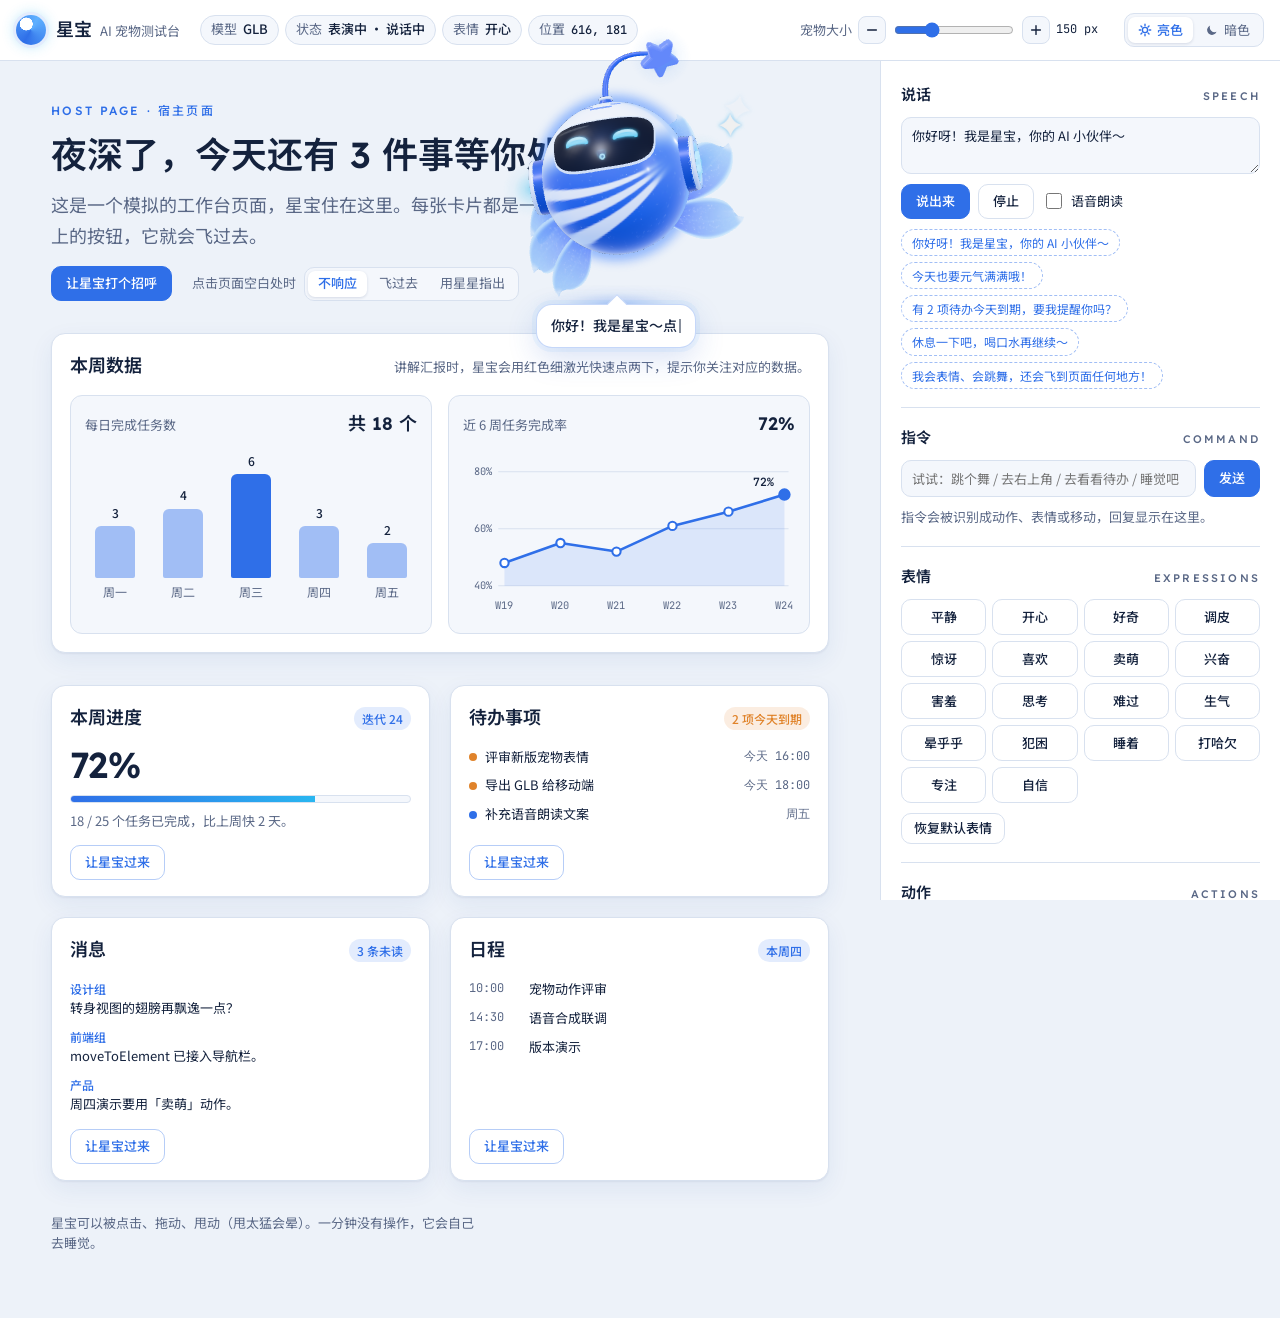
<file: xingbao/index.html>
<!doctype html>
<html lang="zh-CN">
  <head>
    <meta charset="utf-8" />
    <meta name="viewport" content="width=device-width, initial-scale=1, viewport-fit=cover" />
    <title>星宝 AI 宠物测试台</title>
    <meta name="claude:viewport-fit-sides" content="cover" />
    <meta name="description" content="3D AI 宠物「星宝」的测试页面：表情、动作、说话、移动到页面指定位置、休息卖萌。" />
    <link rel="preconnect" href="https://fonts.googleapis.com" />
    <link rel="preconnect" href="https://fonts.gstatic.com" crossorigin />
    <link
      rel="stylesheet"
      href="https://fonts.googleapis.com/css2?family=Lexend:wght@400;500;600;700&family=Noto+Sans+SC:wght@400;500;700&family=JetBrains+Mono:wght@400;500&display=swap"
    />
    <script>
      // 首屏绘制前应用上次选择的色调，避免闪烁
      try {
        var savedTheme = localStorage.getItem('xingbao.theme');
        if (savedTheme) document.documentElement.dataset.theme = savedTheme;
      } catch (e) {}
    </script>
    <script type="module" crossorigin src="./assets/main-D22cg3D2.js"></script>
    <link rel="modulepreload" crossorigin href="./assets/AIPet-Dw70PBBx.js">
    <link rel="stylesheet" crossorigin href="./assets/main-BY4blSDm.css">
  </head>
  <body>
    <header class="topbar">
      <div class="topbar-inner">
        <div class="brand">
          <span class="brand-mark" aria-hidden="true"></span>
          <div class="brand-text">
            <strong>星宝</strong>
            <span>AI 宠物测试台</span>
          </div>
        </div>
        <dl class="readout" aria-live="polite">
          <div><dt>模型</dt><dd id="ro-source">加载中</dd></div>
          <div><dt>状态</dt><dd id="ro-state">—</dd></div>
          <div><dt>表情</dt><dd id="ro-expr">—</dd></div>
          <div class="ro-pos"><dt>位置</dt><dd id="ro-pos">—</dd></div>
        </dl>
        <div class="toolbar" role="group" aria-label="显示设置">
          <div class="size-ctl">
            <span class="size-label" id="size-label">宠物大小</span>
            <button type="button" class="icon-btn" id="size-dec" aria-label="缩小宠物">
              <svg viewBox="0 0 16 16" aria-hidden="true"><path d="M3 8h10" /></svg>
            </button>
            <input type="range" id="size-range" min="80" max="320" step="10" value="150" aria-labelledby="size-label" />
            <button type="button" class="icon-btn" id="size-inc" aria-label="放大宠物">
              <svg viewBox="0 0 16 16" aria-hidden="true"><path d="M3 8h10M8 3v10" /></svg>
            </button>
            <output id="size-out" for="size-range">150 px</output>
          </div>
          <div class="seg-inline" id="theme-seg" role="radiogroup" aria-label="页面色调">
            <button type="button" role="radio" aria-checked="true" data-theme-choice="light">
              <svg viewBox="0 0 16 16" aria-hidden="true">
                <circle cx="8" cy="8" r="3" />
                <path d="M8 1.5v1.6M8 12.9v1.6M1.5 8h1.6M12.9 8h1.6M3.4 3.4l1.1 1.1M11.5 11.5l1.1 1.1M3.4 12.6l1.1-1.1M11.5 4.5l1.1-1.1" />
              </svg>
              亮色
            </button>
            <button type="button" role="radio" aria-checked="false" data-theme-choice="dark">
              <svg viewBox="0 0 16 16" aria-hidden="true"><path d="M13.2 10.1A5.6 5.6 0 0 1 5.9 2.8a5.6 5.6 0 1 0 7.3 7.3z" /></svg>
              暗色
            </button>
          </div>
        </div>
      </div>
    </header>

    <div class="shell">
      <main class="host" id="host" aria-label="模拟业务页面（星宝的活动区域）">
        <section class="greeting">
          <p class="eyebrow">HOST PAGE · 宿主页面</p>
          <h1 id="greeting-title">你好，今天还有 3 件事等你处理</h1>
          <p class="lede">这是一个模拟的工作台页面，星宝住在这里。每张卡片都是一个落脚点，点卡片上的按钮，它就会飞过去。</p>
          <div class="greeting-actions">
            <button class="btn btn-primary" id="btn-greet" type="button">让星宝打个招呼</button>
            <div class="click-mode">
              <span id="click-mode-label">点击页面空白处时</span>
              <div class="seg-inline" id="click-mode" role="radiogroup" aria-labelledby="click-mode-label">
                <button type="button" role="radio" aria-checked="true" data-mode="none">不响应</button>
                <button type="button" role="radio" aria-checked="false" data-mode="move">飞过去</button>
                <button type="button" role="radio" aria-checked="false" data-mode="point">用星星指出</button>
              </div>
            </div>
          </div>
        </section>

        <section class="board" id="dash" aria-labelledby="dash-title">
          <header class="board-head">
            <h2 id="dash-title">本周数据</h2>
            <p class="muted">讲解汇报时，星宝会用红色细激光快速点两下，提示你关注对应的数据。</p>
          </header>
          <div class="board-grid">
            <figure class="chart" id="chart-week">
              <figcaption><span>每日完成任务数</span><b>共 18 个</b></figcaption>
              <div class="bars" role="img" aria-label="周一 3 个，周二 4 个，周三 6 个，周四 3 个，周五 2 个">
                  <div class="bar" id="bar-mon" style="--v: 3">
                    <span class="bar-val">3</span><span class="bar-fill"></span><span class="bar-day">周一</span>
                  </div>
                  <div class="bar" id="bar-tue" style="--v: 4">
                    <span class="bar-val">4</span><span class="bar-fill"></span><span class="bar-day">周二</span>
                  </div>
                  <div class="bar is-peak" id="bar-wed" style="--v: 6">
                    <span class="bar-val">6</span><span class="bar-fill"></span><span class="bar-day">周三</span>
                  </div>
                  <div class="bar" id="bar-thu" style="--v: 3">
                    <span class="bar-val">3</span><span class="bar-fill"></span><span class="bar-day">周四</span>
                  </div>
                  <div class="bar" id="bar-fri" style="--v: 2">
                    <span class="bar-val">2</span><span class="bar-fill"></span><span class="bar-day">周五</span>
                  </div>
              </div>
            </figure>
            <figure class="chart" id="chart-trend">
              <figcaption><span>近 6 周任务完成率</span><b>72%</b></figcaption>
              <svg viewBox="0 0 320 162" role="img" aria-label="完成率从 W19 的 48% 升到 W24 的 72%，W21 小幅回落到 52%">
                <g class="grid">
                  <line x1="34" x2="314" y1="20" y2="20" />
                  <line x1="34" x2="314" y1="75" y2="75" />
                  <line x1="34" x2="314" y1="130" y2="130" />
                </g>
                <g class="ticks">
                  <text x="28" y="23" text-anchor="end">80%</text>
                  <text x="28" y="78" text-anchor="end">60%</text>
                  <text x="28" y="133" text-anchor="end">40%</text>
                </g>
                <path class="area" d="M40 130 L40 108 L94 88.75 L148 97 L202 72.25 L256 58.5 L310 42 L310 130 Z" />
                <polyline class="line" points="40,108 94,88.75 148,97 202,72.25 256,58.5 310,42" />
                  <circle id="pt-w19" cx="40" cy="108" r="4" />
                  <circle id="pt-w20" cx="94" cy="88.75" r="4" />
                  <circle id="pt-w21" cx="148" cy="97" r="4" />
                  <circle id="pt-w22" cx="202" cy="72.25" r="4" />
                  <circle id="pt-w23" cx="256" cy="58.5" r="4" />
                  <circle id="pt-w24" cx="310" cy="42" r="5" class="is-last" />
                <text class="val" x="300" y="34" text-anchor="end">72%</text>
                <g class="ticks">
                    <text x="40" y="152" text-anchor="middle">W19</text>
                    <text x="94" y="152" text-anchor="middle">W20</text>
                    <text x="148" y="152" text-anchor="middle">W21</text>
                    <text x="202" y="152" text-anchor="middle">W22</text>
                    <text x="256" y="152" text-anchor="middle">W23</text>
                    <text x="310" y="152" text-anchor="middle">W24</text>
                </g>
              </svg>
            </figure>
          </div>
        </section>

        <div class="spots">
          <article class="spot" id="spot-progress" data-spot="本周进度">
            <header>
              <h2>本周进度</h2>
              <span class="tag">迭代 24</span>
            </header>
            <div class="progress">
              <div class="progress-num"><span>72</span>%</div>
              <div class="progress-bar" role="progressbar" aria-valuenow="72" aria-valuemin="0" aria-valuemax="100" aria-label="本周进度">
                <span style="width: 72%"></span>
              </div>
              <p class="muted">18 / 25 个任务已完成，比上周快 2 天。</p>
            </div>
            <button class="btn btn-ghost spot-call" type="button" data-placement="top-right">让星宝过来</button>
          </article>

          <article class="spot" id="spot-tasks" data-spot="待办事项">
            <header>
              <h2>待办事项</h2>
              <span class="tag tag-warn">2 项今天到期</span>
            </header>
            <ul class="todo">
              <li id="todo-due"><span class="dot dot-warn"></span>评审新版宠物表情<time>今天 16:00</time></li>
              <li id="todo-glb"><span class="dot dot-warn"></span>导出 GLB 给移动端<time>今天 18:00</time></li>
              <li id="todo-voice"><span class="dot"></span>补充语音朗读文案<time>周五</time></li>
            </ul>
            <button class="btn btn-ghost spot-call" type="button" data-placement="top">让星宝过来</button>
          </article>

          <article class="spot" id="spot-messages" data-spot="消息">
            <header>
              <h2>消息</h2>
              <span class="tag">3 条未读</span>
            </header>
            <ul class="msgs">
              <li><b>设计组</b>转身视图的翅膀再飘逸一点？</li>
              <li><b>前端组</b>moveToElement 已接入导航栏。</li>
              <li><b>产品</b>周四演示要用「卖萌」动作。</li>
            </ul>
            <button class="btn btn-ghost spot-call" type="button" data-placement="right">让星宝过来</button>
          </article>

          <article class="spot" id="spot-calendar" data-spot="日程">
            <header>
              <h2>日程</h2>
              <span class="tag">本周四</span>
            </header>
            <ol class="agenda">
              <li><time>10:00</time>宠物动作评审</li>
              <li><time>14:30</time>语音合成联调</li>
              <li><time>17:00</time>版本演示</li>
            </ol>
            <button class="btn btn-ghost spot-call" type="button" data-placement="left">让星宝过来</button>
          </article>
        </div>
        <p class="footnote">星宝可以被点击、拖动、甩动（甩太猛会晕）。一分钟没有操作，它会自己去睡觉。</p>
      </main>

      <aside class="console" aria-label="控制台">
        <section class="panel" aria-labelledby="h-talk">
          <h2 class="panel-title" id="h-talk"><span>说话</span><small>SPEECH</small></h2>
          <label class="sr-only" for="say-text">要说的话</label>
          <textarea id="say-text" rows="2">你好呀！我是星宝，你的 AI 小伙伴～</textarea>
          <div class="row">
            <button class="btn btn-primary" id="btn-say" type="button">说出来</button>
            <button class="btn" id="btn-stop" type="button">停止</button>
            <label class="check"><input type="checkbox" id="opt-voice" />语音朗读</label>
          </div>
          <div class="chips" id="say-presets" aria-label="预设台词"></div>
        </section>

        <section class="panel" aria-labelledby="h-chat">
          <h2 class="panel-title" id="h-chat"><span>指令</span><small>COMMAND</small></h2>
          <form class="chat-form" id="chat-form" autocomplete="off">
            <label class="sr-only" for="chat-input">对星宝说</label>
            <input id="chat-input" type="text" placeholder="试试：跳个舞 / 去右上角 / 去看看待办 / 睡觉吧" />
            <button class="btn btn-primary" type="submit">发送</button>
          </form>
          <ol class="chat-log" id="chat-log" aria-live="polite"></ol>
        </section>

        <section class="panel" aria-labelledby="h-expr">
          <h2 class="panel-title" id="h-expr"><span>表情</span><small>EXPRESSIONS</small></h2>
          <div class="grid grid-4" id="expr-grid"></div>
          <button class="btn btn-small" id="btn-expr-reset" type="button">恢复默认表情</button>
        </section>

        <section class="panel" aria-labelledby="h-act">
          <h2 class="panel-title" id="h-act"><span>动作</span><small>ACTIONS</small></h2>
          <div class="grid grid-4" id="action-grid"></div>
        </section>

        <section class="panel" aria-labelledby="h-work">
          <h2 class="panel-title" id="h-work"><span>工作 · 讲解 · 指示</span><small>WORK · REPORT · POINT</small></h2>

          <div class="sub">
            <h3 class="sub-title">努力工作、解决问题</h3>
            <div class="row">
              <button class="btn btn-primary" id="btn-work" type="button">开始工作</button>
              <button class="btn" id="btn-work-fail" type="button" disabled>没解决</button>
              <label class="check"><input type="checkbox" id="opt-work-progress" checked />面罩显示进度</label>
            </div>
            <p class="hint" id="work-status" aria-live="polite">进度到 100% 会自动完成，也可以随时点「完成工作」。</p>
          </div>

          <div class="sub">
            <h3 class="sub-title">讲解汇报、解析数据</h3>
            <div class="seg-inline" id="report-seg" role="radiogroup" aria-label="讲解内容">
              <button type="button" role="radio" aria-checked="true" data-report="bar">本周数据</button>
              <button type="button" role="radio" aria-checked="false" data-report="line">完成率趋势</button>
              <button type="button" role="radio" aria-checked="false" data-report="list">待办要点</button>
            </div>
            <div class="row">
              <button class="btn btn-primary" id="btn-present" type="button">开始讲解</button>
              <button class="btn" id="btn-present-stop" type="button">停止</button>
              <label class="check"><input type="checkbox" id="opt-present-voice" checked />语音播报</label>
            </div>
            <p class="hint">提到一个目标时，激光快速点两下后自动收起，讲解继续。</p>
          </div>

          <div class="sub">
            <h3 class="sub-title">用星星指出位置</h3>
            <div class="row point-row">
              <label class="xy" for="point-x">x</label>
              <input type="number" id="point-x" inputmode="numeric" />
              <label class="xy" for="point-y">y</label>
              <input type="number" id="point-y" inputmode="numeric" />
              <button class="btn btn-primary" id="btn-point" type="button">指出这里</button>
            </div>
            <div class="row">
              <button class="btn" id="btn-point-todo" type="button">指出到期待办</button>
              <button class="btn" id="btn-point-progress" type="button">指出进度条</button>
            </div>
            <p class="hint">激光快速点两下后自动收起。也可以在左侧选择「用星星指出」，然后直接点页面。</p>
          </div>
        </section>

        <section class="panel" aria-labelledby="h-move">
          <h2 class="panel-title" id="h-move"><span>移动</span><small>MOVE TO</small></h2>
          <div class="move-wrap">
            <div class="pad" id="move-pad" aria-label="飞到页面区域"></div>
            <div class="move-side">
              <label class="field">
                <span>落脚卡片</span>
                <select id="spot-select"></select>
              </label>
              <label class="field">
                <span>停靠位置</span>
                <select id="placement-select">
                  <option value="top">上方</option>
                  <option value="top-right">右上角</option>
                  <option value="right">右侧</option>
                  <option value="left">左侧</option>
                  <option value="bottom">下方</option>
                  <option value="inside-top-right">卡片内</option>
                </select>
              </label>
              <div class="row">
                <button class="btn btn-primary" id="btn-go-spot" type="button">飞过去</button>
                <button class="btn" id="btn-wander" type="button">随便逛逛</button>
              </div>
            </div>
          </div>
        </section>

        <section class="panel" aria-labelledby="h-rest">
          <h2 class="panel-title" id="h-rest"><span>休息</span><small>REST</small></h2>
          <div class="row">
            <button class="btn btn-primary" id="btn-rest" type="button">休息一下</button>
            <button class="btn" id="btn-wake" type="button">叫醒它</button>
          </div>
          <label class="field field-range">
            <span>无操作自动入睡 <output id="sleep-out">60 秒</output></span>
            <input type="range" id="sleep-range" min="0" max="180" step="10" value="60" />
          </label>
        </section>

        <section class="panel" aria-labelledby="h-view">
          <h2 class="panel-title" id="h-view"><span>视角与行为</span><small>TURNAROUND</small></h2>
          <div class="segmented" id="view-seg" role="radiogroup" aria-label="展示视角">
            <button type="button" role="radio" aria-checked="true" data-view="front">正面</button>
            <button type="button" role="radio" aria-checked="false" data-view="threeQuarter">3/4</button>
            <button type="button" role="radio" aria-checked="false" data-view="side">侧面</button>
            <button type="button" role="radio" aria-checked="false" data-view="back">背面</button>
          </div>
          <div class="toggles">
            <label class="check"><input type="checkbox" id="opt-follow" checked />视线跟随鼠标</label>
            <label class="check"><input type="checkbox" id="opt-auto" checked />自主行为（闲逛、发呆、犯困）</label>
          </div>
        </section>

        <section class="panel" aria-labelledby="h-model">
          <h2 class="panel-title" id="h-model"><span>模型</span><small>MODEL</small></h2>
          <dl class="specs" id="model-specs">
            <div><dt>来源</dt><dd id="spec-source">—</dd></div>
            <div><dt>网格</dt><dd id="spec-meshes">—</dd></div>
            <div><dt>三角面</dt><dd id="spec-tris">—</dd></div>
            <div><dt>文件</dt><dd id="spec-url">—</dd></div>
          </dl>
          <button class="btn btn-small" id="btn-export" type="button">导出 GLB</button>
        </section>

        <section class="panel" aria-labelledby="h-log">
          <h2 class="panel-title" id="h-log"><span>事件</span><small>EVENTS</small></h2>
          <ol class="log" id="event-log"></ol>
        </section>
      </aside>
    </div>

  </body>
</html>
</file>
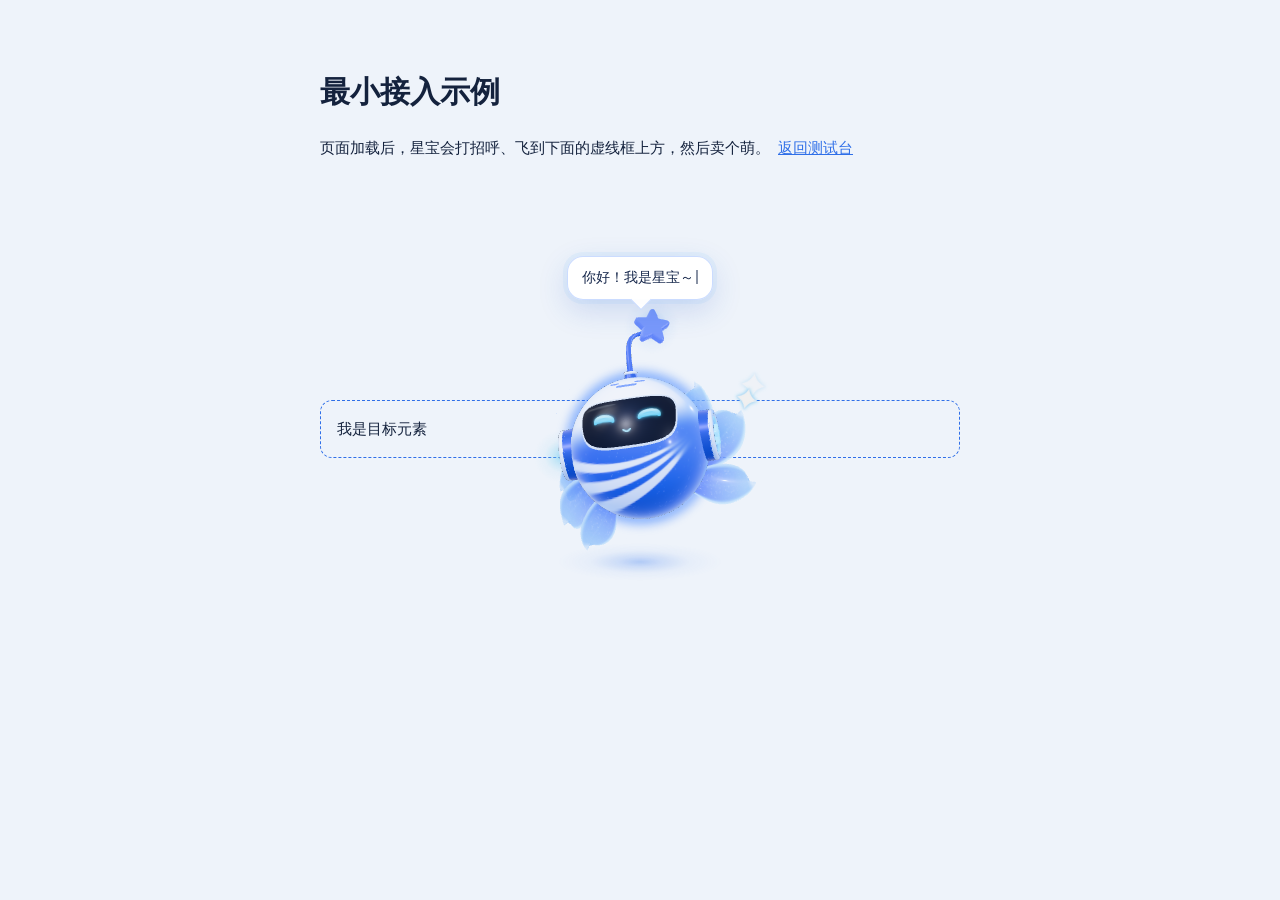
<file: xingbao/examples/minimal.html>
<!doctype html>
<html lang="zh-CN">
  <head>
    <meta charset="utf-8" />
    <meta name="viewport" content="width=device-width, initial-scale=1" />
    <title>星宝最小接入示例</title>
    <style>
      body { margin: 0; min-height: 100vh; background: #eef3fa; font: 15px/1.6 system-ui, sans-serif; color: #14223d; }
      main { max-width: 640px; margin: 0 auto; padding: 48px 16px; }
      #target { margin-top: 240px; padding: 16px; border: 1px dashed #2f6fe8; border-radius: 12px; }
      a { color: #2f6fe8; margin-left: 8px; }
    </style>
    <script type="module" crossorigin src="../assets/minimal-Bh37p3rV.js"></script>
    <link rel="modulepreload" crossorigin href="../assets/AIPet-Dw70PBBx.js">
  </head>
  <body>
    <main>
      <h1>最小接入示例</h1>
      <p>页面加载后，星宝会打招呼、飞到下面的虚线框上方，然后卖个萌。<a href="../index.html">返回测试台</a></p>
      <div id="target">我是目标元素</div>
    </main>
  </body>
</html>
</file>
<file: xingbao/assets/main-BY4blSDm.css>
:root{--bg: #edf2f9;--surface: #ffffff;--surface-2: #f4f7fc;--ink: #14223d;--muted: #5a6886;--line: #d8e1ef;--accent: #2f6fe8;--accent-ink: #ffffff;--accent-soft: #e3ecfd;--glow: #29b6f0;--warn: #e0832a;--shadow: 0 1px 2px rgba(20, 40, 90, .06), 0 8px 24px rgba(30, 70, 160, .07);--font-display: "Lexend", "Noto Sans SC", "PingFang SC", "Microsoft YaHei", system-ui, sans-serif;--font-body: "Noto Sans SC", "PingFang SC", "Microsoft YaHei", system-ui, -apple-system, sans-serif;--font-mono: "JetBrains Mono", ui-monospace, "SFMono-Regular", Menlo, monospace;--step--1: .8125rem;--step-0: .9375rem;--step-1: 1.125rem;--step-2: 1.5rem;--step-3: clamp(1.6rem, 1.2rem + 1.6vw, 2.25rem);--radius: 14px;--topbar-h: 60px;--pet-bubble-bg: var(--surface);--pet-bubble-fg: var(--ink);--pet-bubble-line: rgba(47, 111, 232, .28);--pet-bubble-font: var(--font-body)}@media(prefers-color-scheme:dark){:root:not([data-theme=light]){--bg: #0b1120;--surface: #121a2c;--surface-2: #18223a;--ink: #e3ebfa;--muted: #97a5c2;--line: #26334f;--accent: #6b9dff;--accent-ink: #0b1120;--accent-soft: #1c2a4a;--glow: #5fd6ff;--warn: #f0a35a;--shadow: 0 1px 2px rgba(0, 0, 0, .3), 0 8px 24px rgba(0, 0, 0, .25);--pet-bubble-line: rgba(107, 157, 255, .4);color-scheme:dark}}:root[data-theme=dark]{--bg: #0b1120;--surface: #121a2c;--surface-2: #18223a;--ink: #e3ebfa;--muted: #97a5c2;--line: #26334f;--accent: #6b9dff;--accent-ink: #0b1120;--accent-soft: #1c2a4a;--glow: #5fd6ff;--warn: #f0a35a;--shadow: 0 1px 2px rgba(0, 0, 0, .3), 0 8px 24px rgba(0, 0, 0, .25);--pet-bubble-line: rgba(107, 157, 255, .4);color-scheme:dark}*,*:before,*:after{box-sizing:border-box}html,body{margin:0}body{background:var(--bg);color:var(--ink);font-family:var(--font-body);font-size:var(--step-0);line-height:1.6;-webkit-font-smoothing:antialiased}body:before{content:"";position:fixed;inset:0 0 auto;height:env(safe-area-inset-top,0px);background:var(--surface);z-index:10}h1,h2{font-family:var(--font-display);text-wrap:balance;margin:0}button,input,select,textarea{font:inherit;color:inherit}:focus-visible{outline:2px solid var(--glow);outline-offset:2px}.sr-only{position:absolute;width:1px;height:1px;overflow:hidden;clip:rect(0 0 0 0);white-space:nowrap}.muted{color:var(--muted)}.topbar{position:sticky;top:env(safe-area-inset-top,0px);z-index:20;background:var(--surface);border-bottom:1px solid var(--line)}.topbar-inner{display:grid;grid-template-columns:auto minmax(0,1fr) auto;grid-template-areas:"brand readout tools";align-items:center;gap:8px 20px;min-height:60px;padding-block:8px;padding-left:max(16px,env(safe-area-inset-left,0px));padding-right:max(16px,env(safe-area-inset-right,0px))}.brand{grid-area:brand}.readout{grid-area:readout}.toolbar{grid-area:tools;display:flex;flex-wrap:wrap;align-items:center;justify-content:flex-end;gap:8px 14px}.size-ctl{display:flex;align-items:center;gap:6px}.size-label{color:var(--muted);font-size:var(--step--1);white-space:nowrap}.size-ctl input[type=range]{width:120px}.size-ctl output{min-width:4.5em;font-family:var(--font-mono);font-size:.75rem;font-variant-numeric:tabular-nums;color:var(--ink)}.icon-btn{display:inline-grid;place-items:center;width:28px;height:28px;padding:0;border:1px solid var(--line);border-radius:8px;background:var(--surface-2);color:var(--ink);cursor:pointer;flex:none}.icon-btn:hover:not(:disabled){border-color:var(--accent);color:var(--accent)}.icon-btn:disabled{opacity:.4;cursor:default}.icon-btn svg,.seg-inline svg{width:14px;height:14px;fill:none;stroke:currentColor;stroke-width:1.6;stroke-linecap:round;stroke-linejoin:round}.seg-inline{display:inline-flex;flex-wrap:wrap;align-self:flex-start;padding:3px;gap:2px;border:1px solid var(--line);border-radius:10px;background:var(--surface-2)}.seg-inline button{display:inline-flex;align-items:center;gap:5px;min-height:26px;padding:0 10px;border:none;border-radius:7px;background:transparent;color:var(--muted);font-size:var(--step--1);cursor:pointer}.seg-inline button[aria-checked=true]{background:var(--surface);color:var(--accent);font-weight:500;box-shadow:0 1px 3px #14285a24}.seg-inline button[data-theme-choice=dark] svg{fill:currentColor;stroke:none}@media(max-width:1240px){.topbar-inner{grid-template-columns:auto minmax(0,1fr);grid-template-areas:"brand tools" "readout readout"}}@media(max-width:680px){.topbar{position:static}.topbar-inner{grid-template-columns:minmax(0,1fr);grid-template-areas:"brand" "tools" "readout"}.toolbar{justify-content:flex-start}.size-ctl{flex:1 1 260px}.size-ctl input[type=range]{width:auto;flex:1;min-width:80px}}.brand{display:flex;align-items:center;gap:10px}.brand-mark{width:30px;height:30px;border-radius:50%;background:radial-gradient(circle at 34% 30%,#ffffff 0 22%,transparent 23%),conic-gradient(from 210deg,var(--accent),#5fb0ff,var(--accent));box-shadow:0 0 0 3px var(--accent-soft),0 0 14px #29b6f073}.brand-text{display:flex;align-items:baseline;gap:8px}.brand-text strong{font-family:var(--font-display);font-size:var(--step-1);font-weight:600}.brand-text span{color:var(--muted);font-size:var(--step--1)}.readout{display:flex;flex-wrap:wrap;gap:6px;margin:0}.readout>div{display:flex;align-items:baseline;gap:6px;padding:3px 10px;border:1px solid var(--line);border-radius:999px;background:var(--surface-2);font-size:var(--step--1)}.readout dt{color:var(--muted)}.readout dd{margin:0;font-weight:500;font-variant-numeric:tabular-nums}.readout .ro-pos dd{font-family:var(--font-mono);font-size:.75rem}.shell{display:grid;grid-template-columns:minmax(0,1fr) 400px;align-items:start}.host{min-width:0;padding-block:40px 64px;padding-left:max(16px,calc(env(safe-area-inset-left,0px) + 16px),4vw);padding-right:max(16px,4vw);display:flex;flex-direction:column;gap:32px}.greeting{display:flex;flex-direction:column;gap:12px;max-width:40rem}.eyebrow{margin:0;font-family:var(--font-display);font-size:.75rem;font-weight:500;letter-spacing:.18em;color:var(--accent)}.greeting h1{font-size:var(--step-3);font-weight:600;line-height:1.25}.lede{margin:0;color:var(--muted);font-size:var(--step-1);line-height:1.7}.greeting-actions{display:flex;flex-wrap:wrap;align-items:center;gap:12px 20px;margin-top:4px}.board{display:flex;flex-direction:column;gap:14px;max-width:920px;padding:18px;background:var(--surface);border:1px solid var(--line);border-radius:var(--radius);box-shadow:var(--shadow)}.board-head{display:flex;flex-wrap:wrap;align-items:baseline;justify-content:space-between;gap:4px 12px}.board-head h2{font-size:var(--step-1);font-weight:600}.board-head p{margin:0;font-size:var(--step--1)}.board-grid{display:grid;grid-template-columns:repeat(2,minmax(0,1fr));gap:16px}.chart{display:flex;flex-direction:column;gap:12px;min-width:0;margin:0;padding:14px;border:1px solid var(--line);border-radius:12px;background:var(--surface-2)}.chart figcaption{display:flex;align-items:baseline;justify-content:space-between;gap:8px;color:var(--muted);font-size:var(--step--1)}.chart figcaption b{color:var(--ink);font-family:var(--font-display);font-size:var(--step-1);font-weight:600;font-variant-numeric:tabular-nums}.bars{display:grid;grid-template-columns:repeat(5,minmax(0,1fr));align-items:end;gap:8px;min-height:150px}.bar{display:flex;flex-direction:column;align-items:center;gap:4px}.bar-fill{display:block;width:min(40px,72%);height:calc(var(--v) / 6 * 104px);border-radius:6px 6px 2px 2px;background:color-mix(in srgb,var(--accent) 45%,var(--surface))}.bar.is-peak .bar-fill{background:var(--accent)}.bar-val{color:var(--ink);font-size:.75rem;font-weight:500;font-variant-numeric:tabular-nums}.bar-day{color:var(--muted);font-size:.75rem}.chart svg{display:block;width:100%;height:auto;max-width:100%}.chart .grid line{stroke:var(--line);stroke-width:1}.chart svg text{fill:var(--muted);font-family:var(--font-mono);font-size:10px}.chart svg .val{fill:var(--ink);font-size:11px;font-weight:600}.chart .area{fill:var(--accent);fill-opacity:.12}.chart .line{fill:none;stroke:var(--accent);stroke-width:2.5;stroke-linejoin:round;stroke-linecap:round}.chart circle{fill:var(--surface);stroke:var(--accent);stroke-width:2}.chart circle.is-last{fill:var(--accent)}@media(max-width:640px){.board-grid{grid-template-columns:minmax(0,1fr)}}.spots{display:grid;grid-template-columns:repeat(2,minmax(0,1fr));gap:20px;max-width:920px}@media(max-width:640px){.spots{grid-template-columns:minmax(0,1fr)}}.spot{display:flex;flex-direction:column;gap:14px;min-width:0;padding:18px 18px 16px;background:var(--surface);border:1px solid var(--line);border-radius:var(--radius);box-shadow:var(--shadow);transition:border-color .2s,box-shadow .2s}.spot.is-target{border-color:var(--glow);box-shadow:0 0 0 3px #29b6f02e,var(--shadow)}.spot header{display:flex;align-items:center;justify-content:space-between;gap:8px}.spot h2{font-size:var(--step-1);font-weight:600}.tag{padding:2px 8px;border-radius:999px;background:var(--accent-soft);color:var(--accent);font-size:.75rem;font-weight:500;white-space:nowrap}.tag-warn{background:color-mix(in srgb,var(--warn) 14%,transparent);color:var(--warn)}.progress-num{font-family:var(--font-display);font-size:2.25rem;font-weight:600;line-height:1;font-variant-numeric:tabular-nums}.progress-num span{letter-spacing:-.02em}.progress-bar{height:8px;margin:12px 0 8px;border-radius:999px;background:var(--surface-2);border:1px solid var(--line);overflow:hidden}.progress-bar span{display:block;height:100%;background:linear-gradient(90deg,var(--accent),var(--glow))}.progress p{margin:0;font-size:var(--step--1)}.todo,.msgs,.agenda{list-style:none;margin:0;padding:0;display:flex;flex-direction:column;gap:8px;font-size:var(--step--1)}.todo li{display:grid;grid-template-columns:auto 1fr auto;align-items:center;gap:8px}.todo time,.agenda time{color:var(--muted);font-family:var(--font-mono);font-size:.75rem;font-variant-numeric:tabular-nums}.dot{width:8px;height:8px;border-radius:50%;background:var(--accent)}.dot-warn{background:var(--warn)}.msgs b{display:block;font-weight:500;color:var(--accent);font-size:.75rem}.agenda li{display:grid;grid-template-columns:52px 1fr;gap:8px}.spot-call{margin-top:auto;align-self:flex-start}.footnote{margin:0;color:var(--muted);font-size:var(--step--1);max-width:62ch}.console{position:sticky;top:calc(var(--topbar-h) + env(safe-area-inset-top,0px));max-height:calc(100vh - var(--topbar-h) - env(safe-area-inset-top,0px));overflow-y:auto;overscroll-behavior:contain;background:var(--surface);border-left:1px solid var(--line);padding-block:4px 32px;padding-left:20px;padding-right:max(20px,env(safe-area-inset-right,0px))}.panel{display:flex;flex-direction:column;gap:10px;padding-block:18px;border-bottom:1px solid var(--line)}.panel:last-child{border-bottom:none}.panel-title{display:flex;align-items:baseline;justify-content:space-between;gap:8px;font-size:var(--step-0);font-weight:600}.panel-title small{font-family:var(--font-display);font-size:.6875rem;font-weight:500;letter-spacing:.2em;color:var(--muted)}textarea,input[type=text],select{width:100%;padding:8px 10px;border:1px solid var(--line);border-radius:10px;background:var(--surface-2);font-size:var(--step--1);line-height:1.5}textarea{resize:vertical;min-height:56px}.row{display:flex;flex-wrap:wrap;align-items:center;gap:8px}.btn{display:inline-flex;align-items:center;justify-content:center;gap:6px;min-height:34px;padding:6px 14px;border:1px solid var(--line);border-radius:10px;background:var(--surface);color:var(--ink);font-size:var(--step--1);font-weight:500;cursor:pointer;transition:background .15s,border-color .15s,transform .1s}.btn:hover{border-color:var(--accent);background:var(--accent-soft)}.btn:active{transform:translateY(1px)}.btn-primary{background:var(--accent);border-color:var(--accent);color:var(--accent-ink)}.btn-primary:hover{background:var(--accent);filter:brightness(1.08)}.btn-ghost{background:transparent;color:var(--accent);border-color:color-mix(in srgb,var(--accent) 35%,transparent)}.btn-small{align-self:flex-start;min-height:30px;padding:4px 12px}.btn[aria-pressed=true]{background:var(--accent-soft);border-color:var(--accent);color:var(--accent)}.grid{display:grid;gap:6px}.grid-4{grid-template-columns:repeat(4,minmax(0,1fr))}.grid .btn{padding-inline:4px;min-height:36px}.chips{display:flex;flex-wrap:wrap;gap:6px}.chip{padding:3px 10px;border:1px dashed color-mix(in srgb,var(--accent) 45%,transparent);border-radius:999px;background:transparent;color:var(--accent);font-size:.75rem;cursor:pointer;max-width:100%;overflow:hidden;text-overflow:ellipsis;white-space:nowrap}.chip:hover{background:var(--accent-soft)}.check{display:inline-flex;align-items:center;gap:6px;font-size:var(--step--1);cursor:pointer}.check input{accent-color:var(--accent);width:16px;height:16px}.toggles{display:flex;flex-direction:column;gap:6px}.chat-form{display:flex;gap:8px}.chat-form input{flex:1;min-width:0}.chat-log{list-style:none;margin:0;padding:0;display:flex;flex-direction:column;gap:6px;font-size:var(--step--1)}.chat-log li{display:grid;grid-template-columns:34px 1fr;gap:6px}.chat-log .who{color:var(--muted);font-size:.75rem;padding-top:1px}.chat-log .pet .who{color:var(--accent)}.chat-log .empty{display:block;color:var(--muted)}.move-wrap{display:grid;grid-template-columns:132px minmax(0,1fr);gap:14px;align-items:start}.pad{display:grid;grid-template-columns:repeat(3,1fr);gap:4px;padding:6px;border:1px solid var(--line);border-radius:12px;background:var(--surface-2);aspect-ratio:1;max-width:100%}.pad button{border:1px solid transparent;border-radius:8px;background:var(--surface);color:var(--muted);font-size:.6875rem;cursor:pointer;padding:0}.pad button:hover{border-color:var(--accent);color:var(--accent)}.move-side{display:flex;flex-direction:column;gap:8px;min-width:0}.field{display:flex;flex-direction:column;gap:4px;font-size:.75rem;color:var(--muted)}.field-range span{display:flex;justify-content:space-between}.field output{font-family:var(--font-mono);color:var(--ink)}input[type=range]{width:100%;accent-color:var(--accent)}.segmented{display:grid;grid-template-columns:repeat(4,1fr);padding:3px;gap:3px;border:1px solid var(--line);border-radius:10px;background:var(--surface-2)}.segmented button{min-height:30px;border:none;border-radius:7px;background:transparent;font-size:var(--step--1);cursor:pointer;color:var(--muted)}.segmented button[aria-checked=true]{background:var(--surface);color:var(--accent);font-weight:500;box-shadow:0 1px 3px #14285a1f}.specs{display:grid;grid-template-columns:repeat(2,minmax(0,1fr));gap:8px 12px;margin:0;font-size:var(--step--1)}.specs dt{color:var(--muted);font-size:.75rem}.specs dd{margin:0;font-family:var(--font-mono);font-size:.75rem;font-variant-numeric:tabular-nums;overflow-wrap:anywhere}.log{list-style:none;margin:0;padding:0;display:flex;flex-direction:column;gap:2px;max-height:180px;overflow-y:auto;font-family:var(--font-mono);font-size:.75rem;color:var(--muted)}.log li{display:grid;grid-template-columns:62px 1fr;gap:6px}.log li b{font-weight:500;color:var(--ink)}.sub{display:flex;flex-direction:column;gap:8px}.sub+.sub{padding-top:12px;border-top:1px dashed var(--line)}.sub-title{margin:0;font-size:var(--step--1);font-weight:600}.hint{margin:0;color:var(--muted);font-size:.75rem;line-height:1.6}.point-row input[type=number]{width:76px;padding:6px 8px;border:1px solid var(--line);border-radius:10px;background:var(--surface-2);font-family:var(--font-mono);font-size:.75rem}.point-row .xy{color:var(--muted);font-family:var(--font-mono);font-size:.75rem}.click-mode{display:flex;flex-wrap:wrap;align-items:center;gap:8px;color:var(--muted);font-size:var(--step--1)}.ripple{position:fixed;width:44px;height:44px;margin:-22px 0 0 -22px;border:2px solid var(--glow);border-radius:50%;pointer-events:none;z-index:50;animation:ripple .7s ease-out forwards}@keyframes ripple{0%{transform:scale(.3);opacity:1}to{transform:scale(1.6);opacity:0}}.ai-pet-hitbox:focus-visible{outline:2px dashed var(--glow)}@media(max-width:960px){.shell{grid-template-columns:minmax(0,1fr)}.console{position:static;max-height:none;overflow:visible;border-left:none;border-top:1px solid var(--line);padding-left:max(16px,env(safe-area-inset-left,0px));padding-right:max(16px,env(safe-area-inset-right,0px))}.host{padding-left:max(16px,env(safe-area-inset-left,0px));padding-right:max(16px,env(safe-area-inset-right,0px));padding-block:28px 140px}}@media(max-width:420px){.grid-4{grid-template-columns:repeat(3,minmax(0,1fr))}.move-wrap{grid-template-columns:minmax(0,1fr)}.pad{max-width:180px}.readout .ro-pos{display:none}}@media(prefers-reduced-motion:reduce){.ripple{animation-duration:.01s}}
</file>
